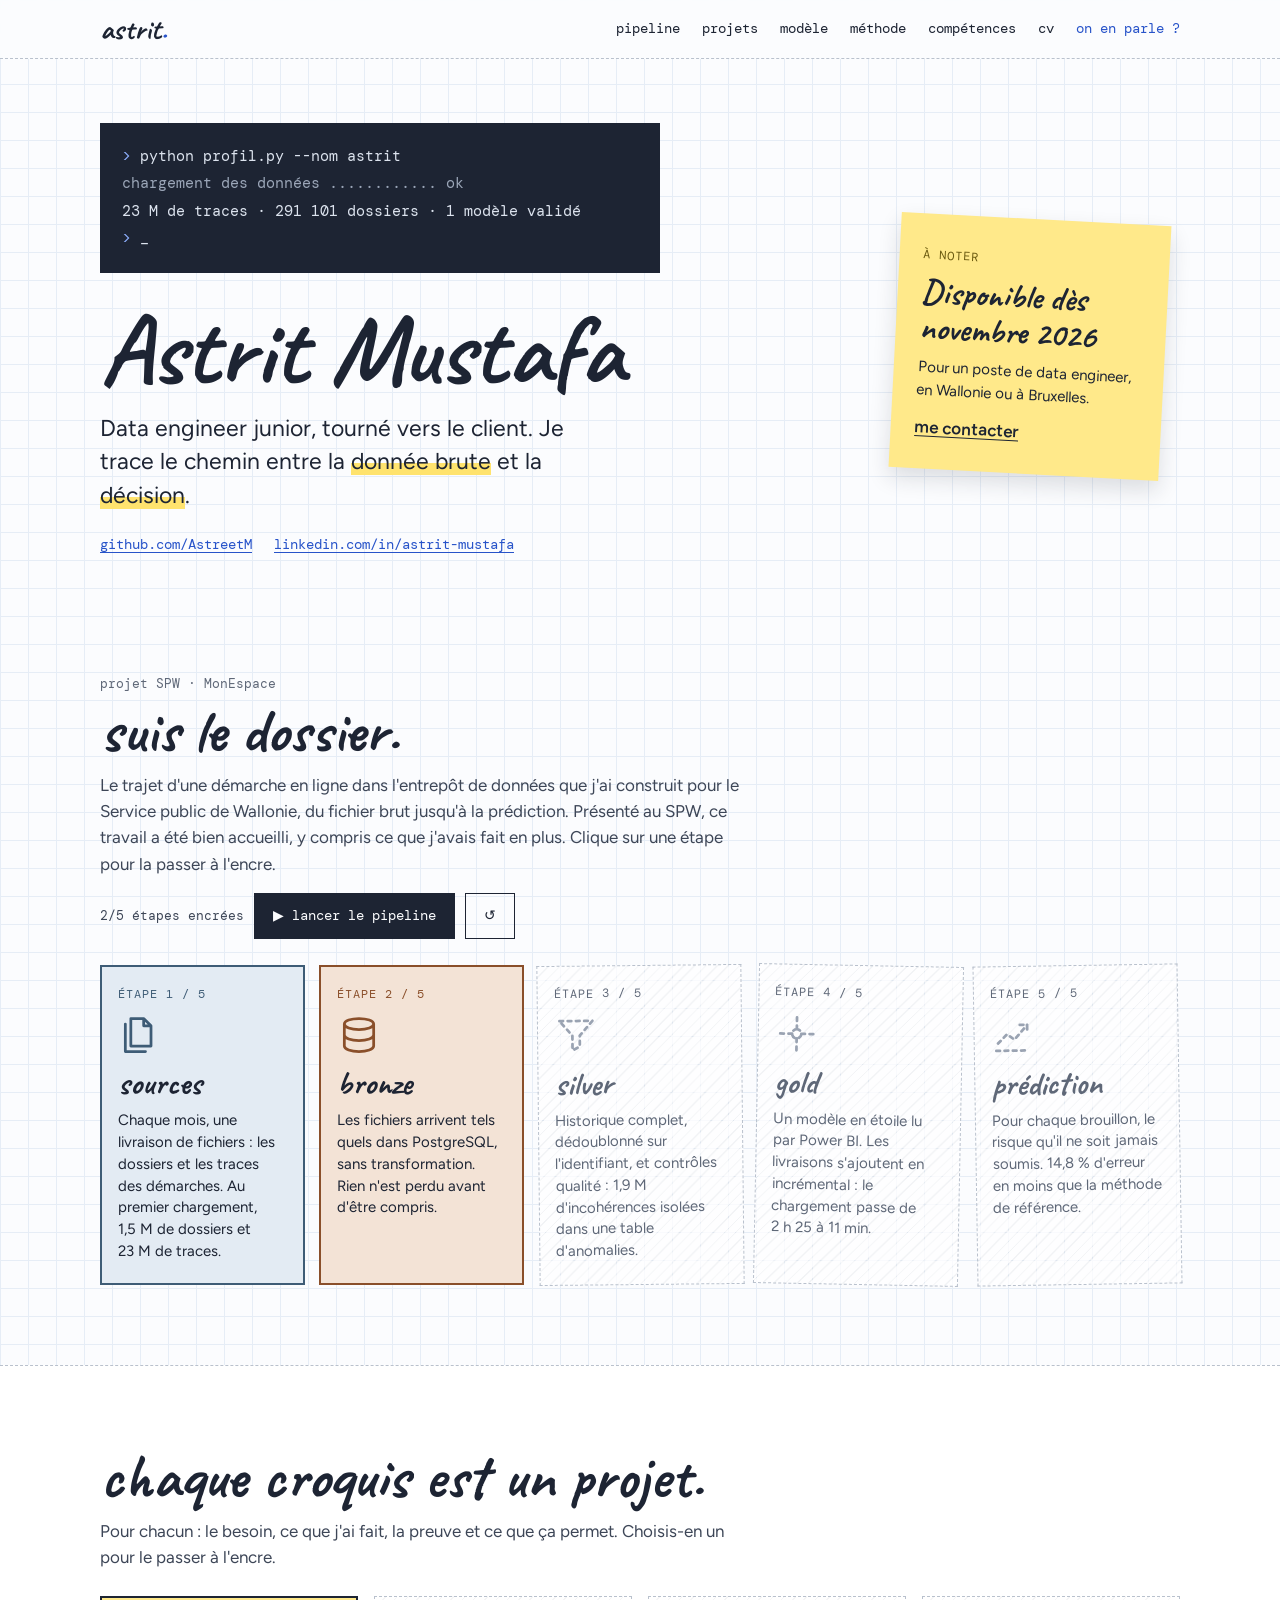
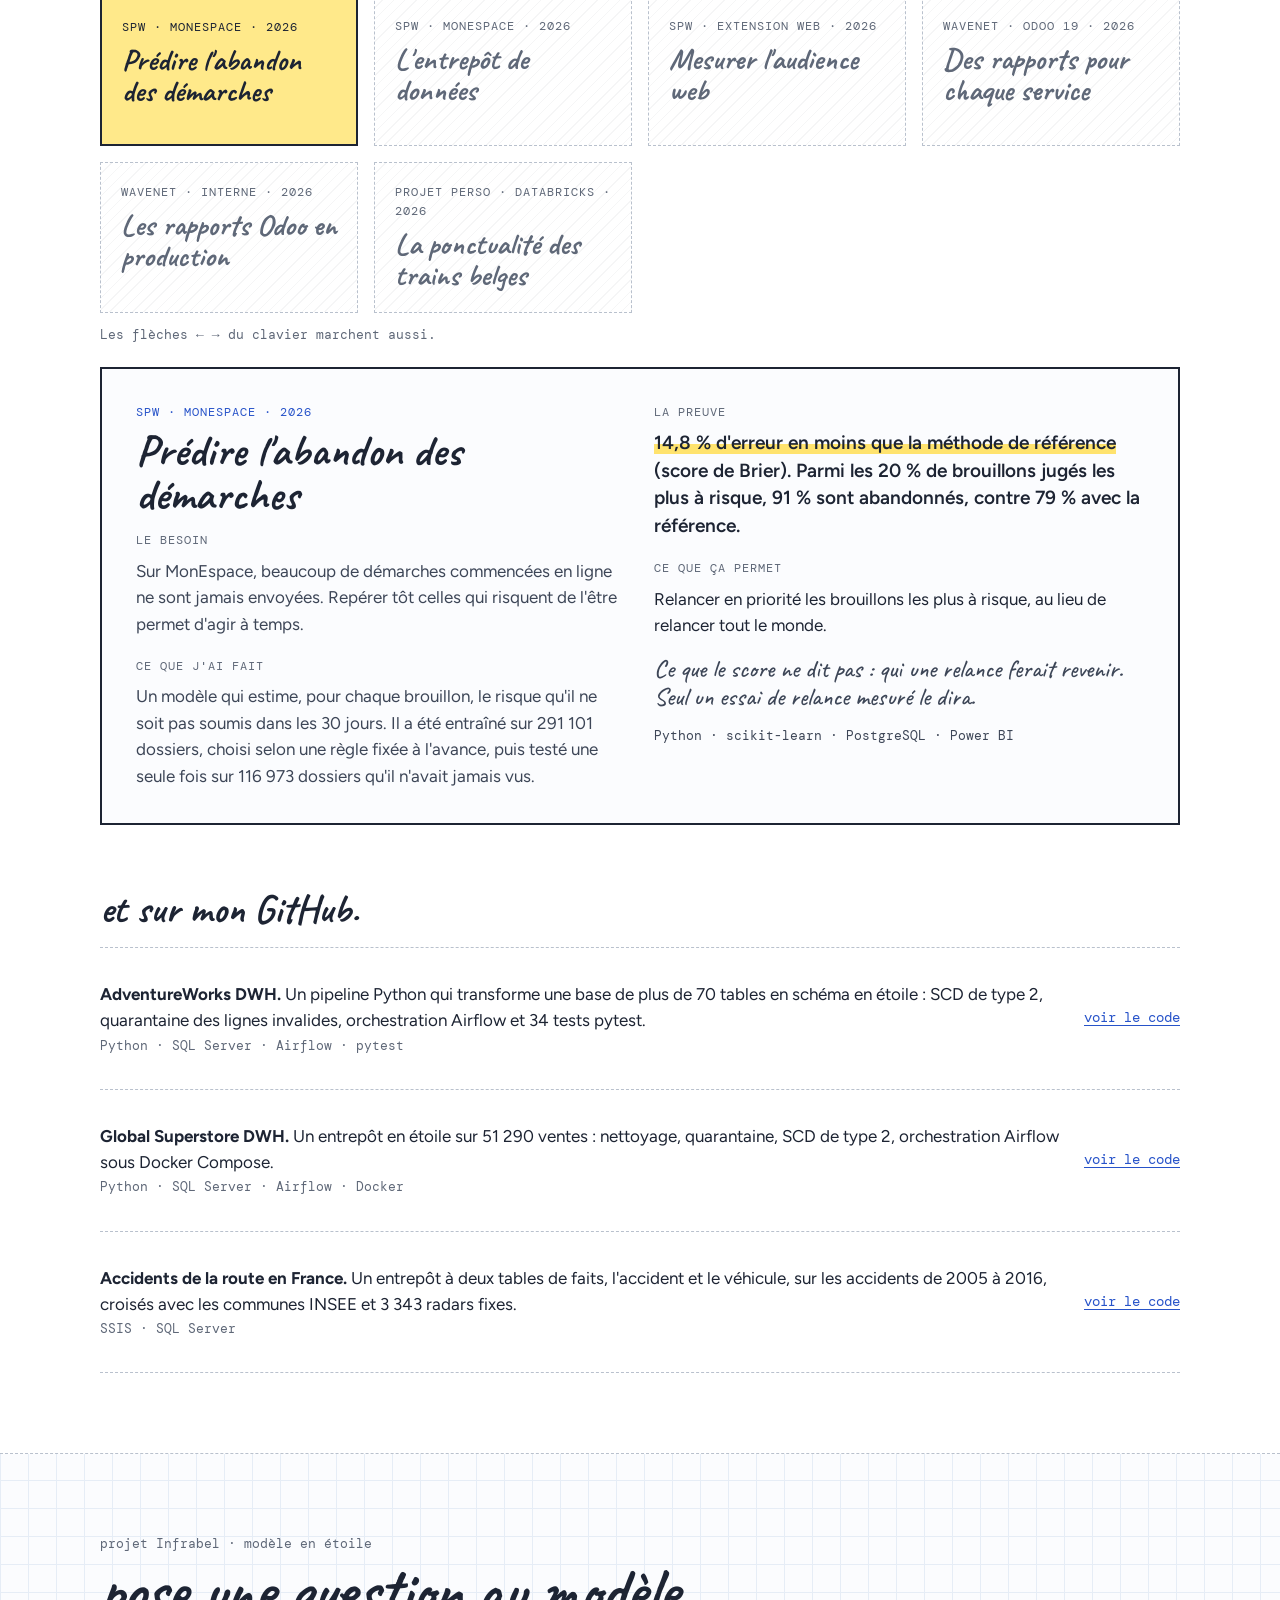
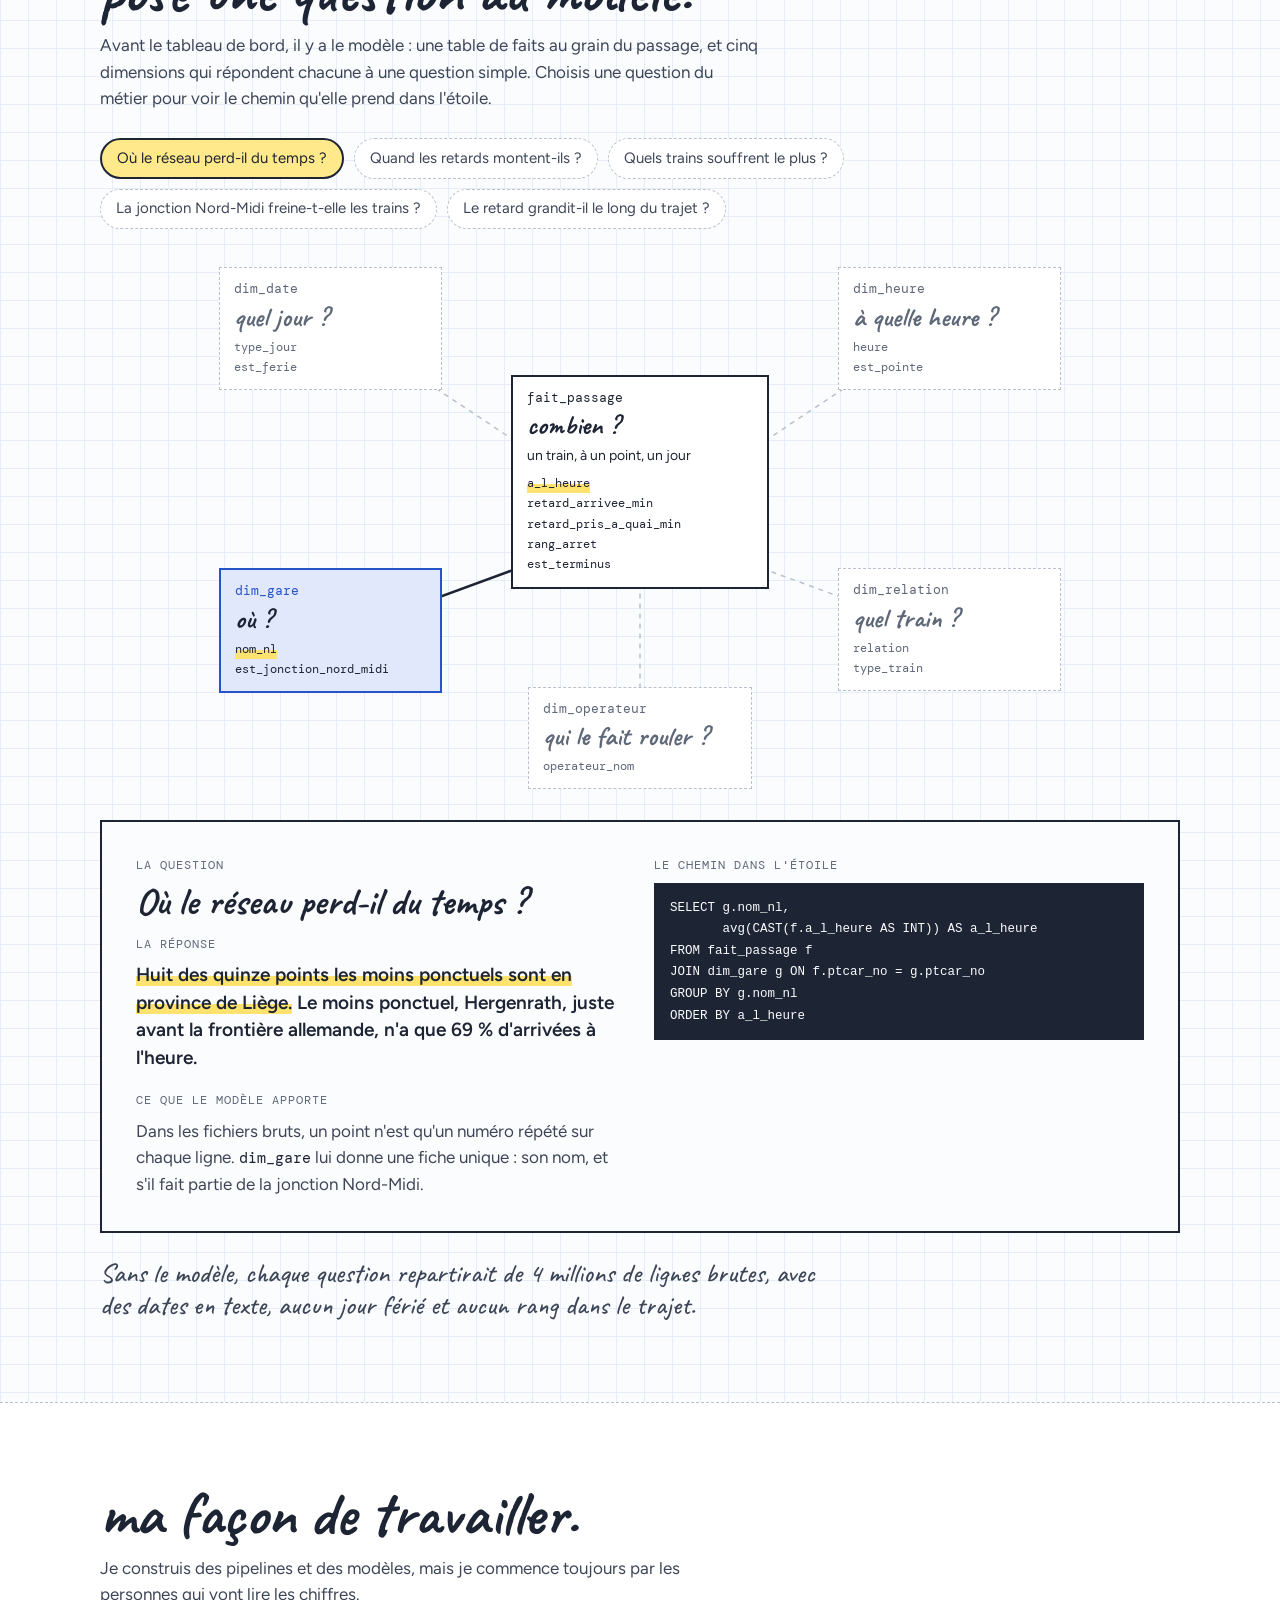
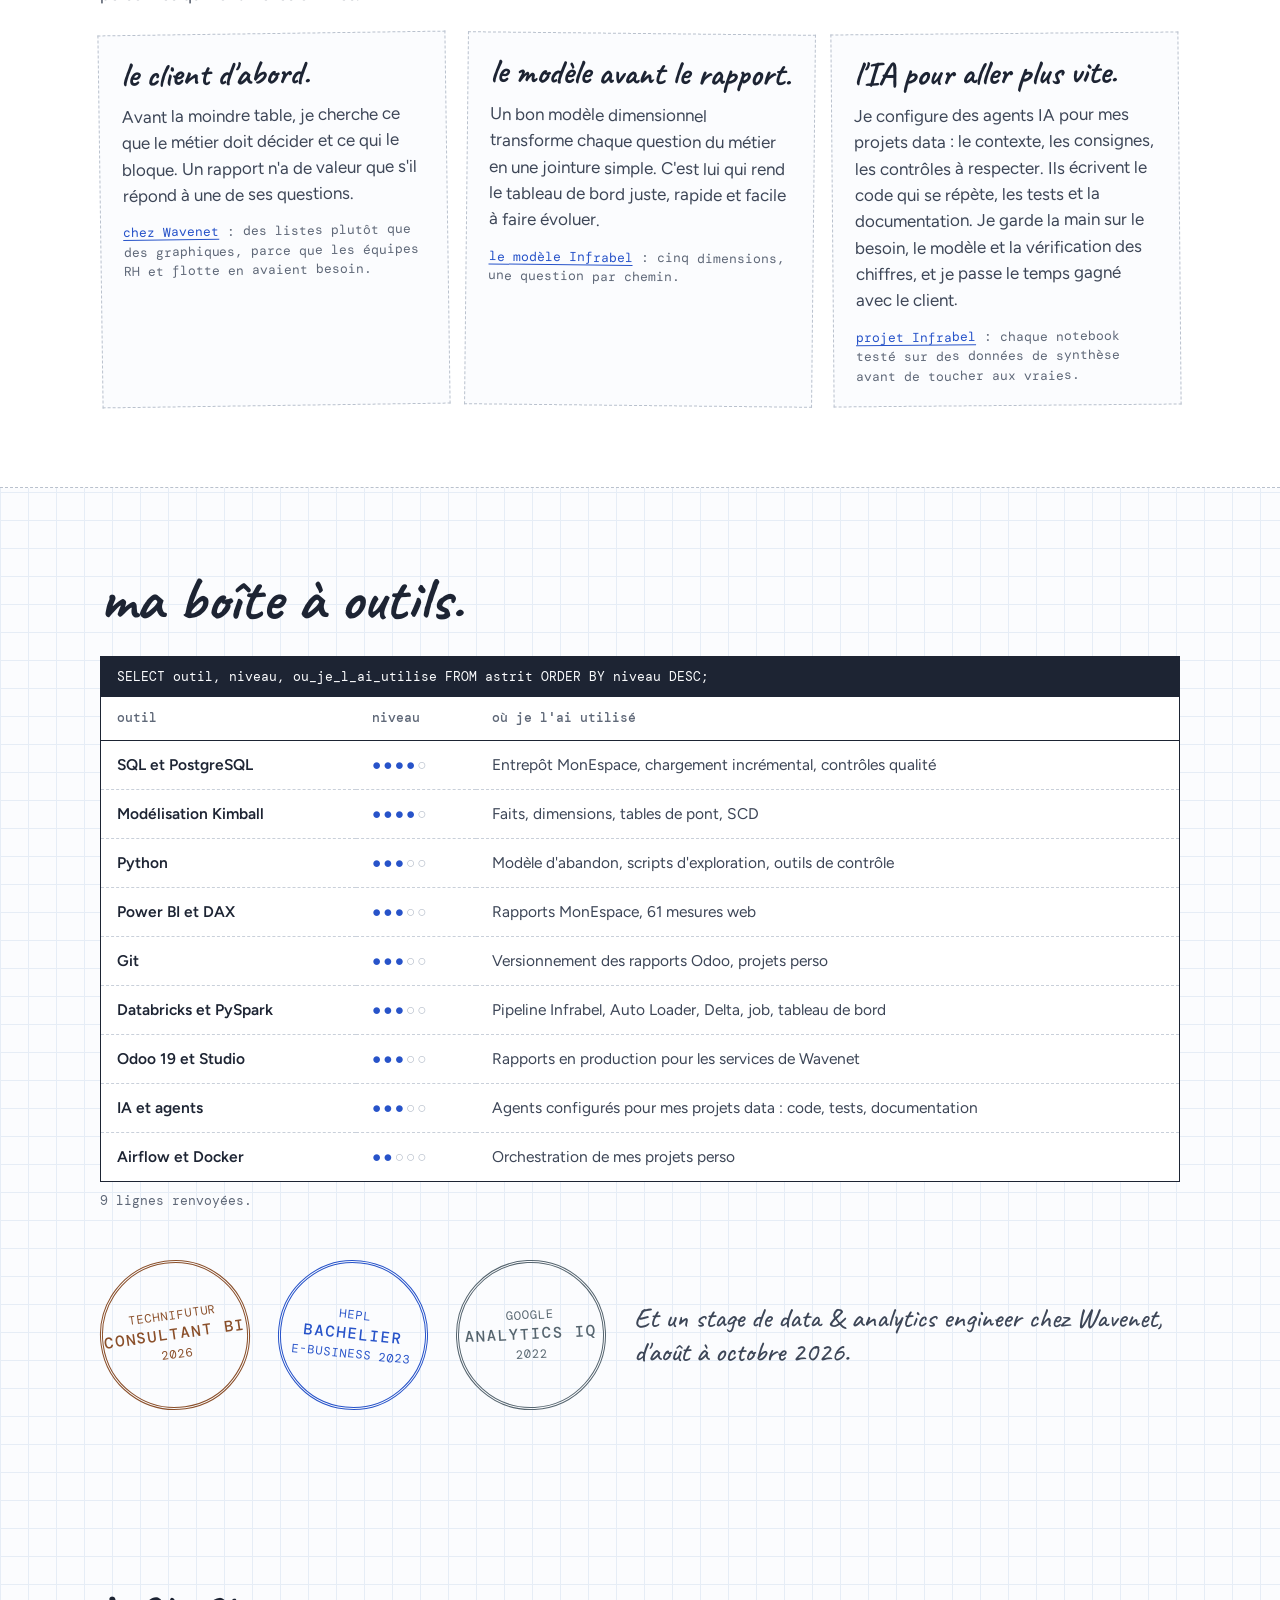
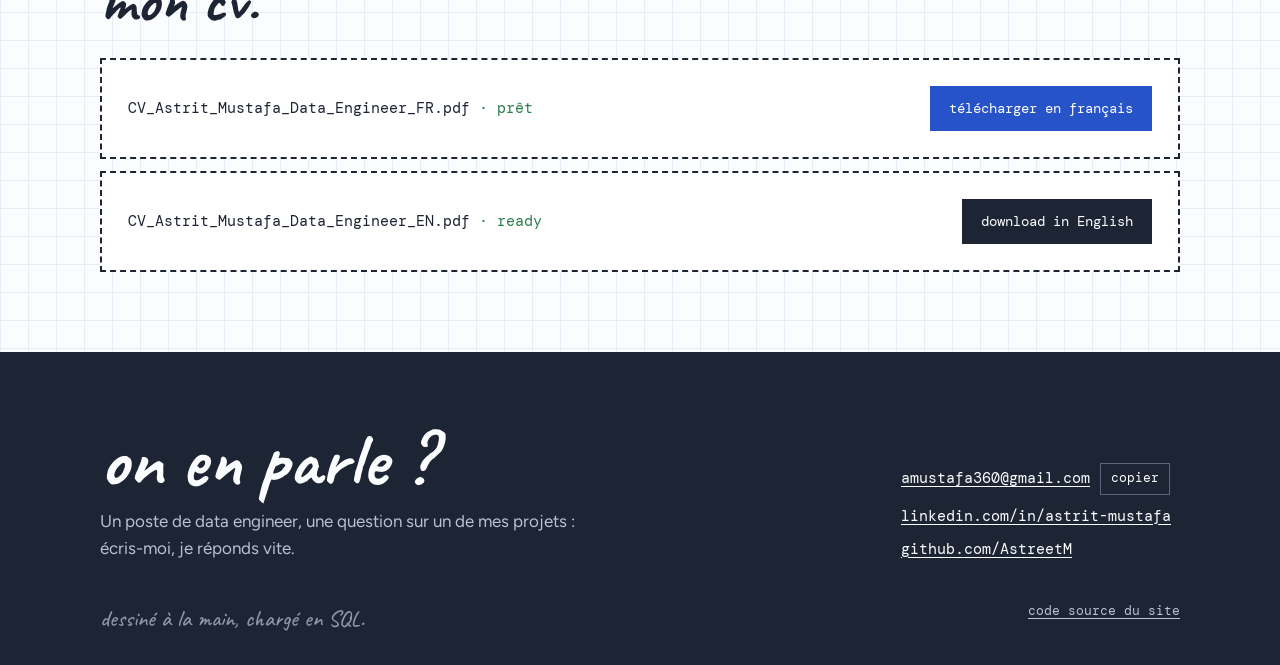
<file: index.html>
<!doctype html>
<html lang="fr">
<head>
<meta charset="utf-8">
<meta name="viewport" content="width=device-width, initial-scale=1, viewport-fit=cover">
<title>Astrit Mustafa · Data engineer junior</title>
<meta name="description" content="Data engineer junior à Liège. Entrepôt de données et modèle de prédiction pour le SPW, rapports Odoo en production chez Wavenet, pipeline Databricks. Disponible dès novembre 2026.">
<meta name="author" content="Astrit Mustafa">
<meta name="theme-color" content="#FBFCFE">
<link rel="canonical" href="https://astreetm.github.io/">

<meta property="og:type" content="website">
<meta property="og:locale" content="fr_BE">
<meta property="og:title" content="Astrit Mustafa · Data engineer junior">
<meta property="og:description" content="Entrepôt de données et modèle de prédiction pour le SPW, rapports Odoo en production, pipeline Databricks. Disponible dès novembre 2026.">
<meta property="og:url" content="https://astreetm.github.io/">
<meta property="og:image" content="https://astreetm.github.io/assets/img/og-image.png">
<meta property="og:image:width" content="1200">
<meta property="og:image:height" content="630">
<meta property="og:image:alt" content="Astrit Mustafa, data engineer junior : carnet de croquis d'un pipeline de données">
<meta name="twitter:card" content="summary_large_image">

<link rel="icon" href="assets/img/favicon.svg" type="image/svg+xml">
<link rel="apple-touch-icon" href="assets/img/apple-touch-icon.png">
<link rel="preload" href="assets/fonts/caveat-latin-700-normal.woff2" as="font" type="font/woff2" crossorigin>
<link rel="preload" href="assets/fonts/figtree-latin-400-normal.woff2" as="font" type="font/woff2" crossorigin>
<link rel="stylesheet" href="assets/css/style.css">

<script type="application/ld+json">
{
  "@context": "https://schema.org",
  "@type": "Person",
  "name": "Astrit Mustafa",
  "jobTitle": "Data engineer junior",
  "url": "https://astreetm.github.io/",
  "email": "mailto:amustafa360@gmail.com",
  "address": { "@type": "PostalAddress", "addressRegion": "Liège", "addressCountry": "BE" },
  "sameAs": ["https://www.linkedin.com/in/astrit-mustafa", "https://github.com/AstreetM"],
  "knowsAbout": ["Data engineering", "PostgreSQL", "SQL", "Python", "PySpark", "Databricks", "Modélisation dimensionnelle", "Power BI", "Odoo", "Machine learning"]
}
</script>
</head>
<body>
<a class="skip-link" href="#contenu">Aller au contenu</a>

<header class="site-header">
  <div class="wrap">
    <a class="logo" href="#haut" aria-label="Astrit Mustafa, retour en haut">astrit<span>.</span></a>
    <nav class="site-nav" aria-label="Navigation principale">
      <ul>
        <li class="nav-optional"><a href="#pipeline">pipeline</a></li>
        <li><a href="#projets">projets</a></li>
        <li class="nav-optional"><a href="#modele">modèle</a></li>
        <li class="nav-optional"><a href="#methode">méthode</a></li>
        <li class="nav-optional"><a href="#competences">compétences</a></li>
        <li><a href="#cv">cv</a></li>
        <li class="nav-cta"><a href="#contact">on en parle&nbsp;?</a></li>
      </ul>
    </nav>
  </div>
</header>

<main id="contenu">

<section class="hero" id="haut" aria-labelledby="titre-nom">
  <div class="wrap">
    <div class="hero-main">
      <div class="terminal" aria-hidden="true">
        <p class="type-line"><span class="prompt">&gt;</span> python profil.py --nom astrit</p>
        <p class="type-line muted">chargement des données ............ ok</p>
        <p class="type-line">23&nbsp;M de traces · 291&nbsp;101 dossiers · 1 modèle validé</p>
        <p class="type-line"><span class="prompt">&gt;</span> <span class="cursor">_</span></p>
      </div>
      <h1 id="titre-nom">Astrit Mustafa</h1>
      <p class="lead">Data engineer junior, tourné vers le client. Je trace le chemin entre la <span class="mark">donnée brute</span> et la <span class="mark">décision</span>.</p>
      <p class="hero-links">
        <a href="https://github.com/AstreetM">github.com/AstreetM</a>
        <a href="https://www.linkedin.com/in/astrit-mustafa">linkedin.com/in/astrit-mustafa</a>
      </p>
    </div>
    <div class="hero-side">
      <div class="postit">
        <span class="label">À noter</span>
        <strong>Disponible dès novembre 2026</strong>
        <p>Pour un poste de data engineer, en Wallonie ou à Bruxelles.</p>
        <a href="#contact">me contacter</a>
      </div>
    </div>
  </div>
</section>

<section class="section" id="pipeline" aria-labelledby="titre-pipeline">
  <div class="wrap">
    <div class="section-head">
      <div>
        <p class="eyebrow">projet SPW · MonEspace</p>
        <h2 id="titre-pipeline">suis le dossier.</h2>
        <p class="intro">Le trajet d'une démarche en ligne dans l'entrepôt de données que j'ai construit pour le Service public de Wallonie, du fichier brut jusqu'à la prédiction. Présenté au SPW, ce travail a été bien accueilli, y compris ce que j'avais fait en plus. Clique sur une étape pour la passer à l'encre.</p>
      </div>
      <div class="pipeline-controls" data-js-only hidden>
        <span class="pipeline-status" id="pipeline-status" aria-live="polite">5/5 étapes encrées</span>
        <button class="btn" type="button" id="pipeline-run"><span aria-hidden="true">▶</span> lancer le pipeline</button>
        <button class="btn btn-ghost" type="button" id="pipeline-reset" aria-label="Effacer et recommencer"><span aria-hidden="true">↺</span></button>
      </div>
    </div>

    <ol class="stages" id="stages">
      <li>
        <button class="stage is-inked" type="button" data-stage="1" style="--stage-ink: #3E5C76; --stage-fill: #E3EBF3; --tilt: -1.2deg">
          <span class="step">Étape 1 / 5</span>
          <svg viewBox="0 0 24 24" fill="none" stroke="currentColor" stroke-width="1.5" stroke-linecap="round" stroke-linejoin="round" aria-hidden="true"><path d="M7 3h7l4 4v11H7z M14 3v4h4 M4 6v15h11"/></svg>
          <span class="name">sources</span>
          <span class="text">Chaque mois, une livraison de fichiers&nbsp;: les dossiers et les traces des démarches. Au premier chargement, 1,5&nbsp;M de dossiers et 23&nbsp;M de traces.</span>
        </button>
      </li>
      <li>
        <button class="stage is-inked" type="button" data-stage="2" style="--stage-ink: #8A4F2A; --stage-fill: #F3E3D6; --tilt: 0.8deg">
          <span class="step">Étape 2 / 5</span>
          <svg viewBox="0 0 24 24" fill="none" stroke="currentColor" stroke-width="1.5" stroke-linecap="round" stroke-linejoin="round" aria-hidden="true"><path d="M4 6c0-1.7 3.6-3 8-3s8 1.3 8 3-3.6 3-8 3-8-1.3-8-3z M4 6v12c0 1.7 3.6 3 8 3s8-1.3 8-3V6 M4 12c0 1.7 3.6 3 8 3s8-1.3 8-3"/></svg>
          <span class="name">bronze</span>
          <span class="text">Les fichiers arrivent tels quels dans PostgreSQL, sans transformation. Rien n'est perdu avant d'être compris.</span>
        </button>
      </li>
      <li>
        <button class="stage is-inked" type="button" data-stage="3" style="--stage-ink: #56656F; --stage-fill: #E6EAED; --tilt: -0.6deg">
          <span class="step">Étape 3 / 5</span>
          <svg viewBox="0 0 24 24" fill="none" stroke="currentColor" stroke-width="1.5" stroke-linecap="round" stroke-linejoin="round" aria-hidden="true"><path d="M3 4h18l-7 8v6l-4 2v-8z"/></svg>
          <span class="name">silver</span>
          <span class="text">Historique complet, dédoublonné sur l'identifiant, et contrôles qualité&nbsp;: 1,9&nbsp;M d'incohérences isolées dans une table d'anomalies.</span>
        </button>
      </li>
      <li>
        <button class="stage is-inked" type="button" data-stage="4" style="--stage-ink: #7A5C0A; --stage-fill: #F6EBC8; --tilt: 1.1deg">
          <span class="step">Étape 4 / 5</span>
          <svg viewBox="0 0 24 24" fill="none" stroke="currentColor" stroke-width="1.5" stroke-linecap="round" stroke-linejoin="round" aria-hidden="true"><path d="M12 9.5a2.5 2.5 0 1 0 0 5 2.5 2.5 0 0 0 0-5z M12 3v6.5 M12 14.5V21 M3 12h6.5 M14.5 12H21"/></svg>
          <span class="name">gold</span>
          <span class="text">Un modèle en étoile lu par Power&nbsp;BI. Les livraisons s'ajoutent en incrémental&nbsp;: le chargement passe de 2&nbsp;h&nbsp;25 à 11&nbsp;min.</span>
        </button>
      </li>
      <li>
        <button class="stage is-inked" type="button" data-stage="5" style="--stage-ink: #2753C9; --stage-fill: #E1E8FB; --tilt: -0.9deg">
          <span class="step">Étape 5 / 5</span>
          <svg viewBox="0 0 24 24" fill="none" stroke="currentColor" stroke-width="1.5" stroke-linecap="round" stroke-linejoin="round" aria-hidden="true"><path d="M3 20h18 M4 16l5-5 4 3 7-8 M16 6h4v4"/></svg>
          <span class="name">prédiction</span>
          <span class="text">Pour chaque brouillon, le risque qu'il ne soit jamais soumis. 14,8&nbsp;% d'erreur en moins que la méthode de référence.</span>
        </button>
      </li>
    </ol>
  </div>
</section>

<section class="section band" id="projets" aria-labelledby="titre-projets">
  <div class="wrap">
    <div class="section-head">
      <div>
        <h2 id="titre-projets">chaque croquis est un projet.</h2>
        <p class="intro">Pour chacun&nbsp;: le besoin, ce que j'ai fait, la preuve et ce que ça permet. Choisis-en un pour le passer à l'encre.</p>
      </div>
    </div>

    <div class="project-picker" role="group" aria-label="Choisir un projet" data-js-only hidden>
      <button class="project-card" type="button" data-project="0" aria-controls="projet-abandon" aria-pressed="true">
        <span class="ctx">SPW · MonEspace · 2026</span>
        <span class="ttl">Prédire l'abandon des démarches</span>
      </button>
      <button class="project-card" type="button" data-project="1" aria-controls="projet-entrepot" aria-pressed="false">
        <span class="ctx">SPW · MonEspace · 2026</span>
        <span class="ttl">L'entrepôt de données</span>
      </button>
      <button class="project-card" type="button" data-project="2" aria-controls="projet-web" aria-pressed="false">
        <span class="ctx">SPW · extension web · 2026</span>
        <span class="ttl">Mesurer l'audience web</span>
      </button>
      <button class="project-card" type="button" data-project="3" aria-controls="projet-odoo-services" aria-pressed="false">
        <span class="ctx">Wavenet · Odoo 19 · 2026</span>
        <span class="ttl">Des rapports pour chaque service</span>
      </button>
      <button class="project-card" type="button" data-project="4" aria-controls="projet-odoo" aria-pressed="false">
        <span class="ctx">Wavenet · interne · 2026</span>
        <span class="ttl">Les rapports Odoo en production</span>
      </button>
      <button class="project-card" type="button" data-project="5" aria-controls="projet-trains" aria-pressed="false">
        <span class="ctx">Projet perso · Databricks · 2026</span>
        <span class="ttl">La ponctualité des trains belges</span>
      </button>
    </div>
    <p class="picker-hint" data-js-only hidden>Les flèches ← → du clavier marchent aussi.</p>

    <article class="project-detail" id="projet-abandon" data-project-detail="0">
      <div class="col">
        <p class="ctx">SPW · MonEspace · 2026</p>
        <h3>Prédire l'abandon des démarches</h3>
        <p class="label">Le besoin</p>
        <p>Sur MonEspace, beaucoup de démarches commencées en ligne ne sont jamais envoyées. Repérer tôt celles qui risquent de l'être permet d'agir à temps.</p>
        <p class="label">Ce que j'ai fait</p>
        <p>Un modèle qui estime, pour chaque brouillon, le risque qu'il ne soit pas soumis dans les 30&nbsp;jours. Il a été entraîné sur 291&nbsp;101 dossiers, choisi selon une règle fixée à l'avance, puis testé une seule fois sur 116&nbsp;973 dossiers qu'il n'avait jamais vus.</p>
      </div>
      <div class="col">
        <p class="label">La preuve</p>
        <p class="result"><span class="mark">14,8&nbsp;% d'erreur en moins que la méthode de référence</span> (score de Brier). Parmi les 20&nbsp;% de brouillons jugés les plus à risque, 91&nbsp;% sont abandonnés, contre 79&nbsp;% avec la référence.</p>
        <p class="label">Ce que ça permet</p>
        <p class="value">Relancer en priorité les brouillons les plus à risque, au lieu de relancer tout le monde.</p>
        <p class="note">Ce que le score ne dit pas&nbsp;: qui une relance ferait revenir. Seul un essai de relance mesuré le dira.</p>
        <p class="stack">Python · scikit-learn · PostgreSQL · Power&nbsp;BI</p>
      </div>
    </article>

    <article class="project-detail" id="projet-entrepot" data-project-detail="1">
      <div class="col">
        <p class="ctx">SPW · MonEspace · 2026</p>
        <h3>L'entrepôt de données</h3>
        <p class="label">Le besoin</p>
        <p>Analyser les délais de traitement des démarches à partir de livraisons mensuelles de fichiers&nbsp;: 1,5&nbsp;M de dossiers et 23&nbsp;M de traces au premier chargement.</p>
        <p class="label">Ce que j'ai fait</p>
        <p>Un entrepôt PostgreSQL en trois couches&nbsp;: bronze pour les fichiers bruts, silver pour l'historique et la qualité, gold pour le modèle en étoile lu par Power&nbsp;BI. Les livraisons mensuelles sont des ajouts&nbsp;: j'ai remplacé le rechargement complet par un chargement incrémental, dédoublonné sur l'identifiant.</p>
      </div>
      <div class="col">
        <p class="label">La preuve</p>
        <p class="result"><span class="mark">Chargement de 2&nbsp;h&nbsp;25 à 11&nbsp;min par livraison</span>, et 12&nbsp;contrôles automatisés à chaque chargement.</p>
        <p class="label">Ce que ça permet</p>
        <p class="value">Suivre les délais de traitement de chaque démarche dès la livraison du mois, sur des chiffres contrôlés.</p>
        <p class="note">Le gain vient du SQL ensembliste&nbsp;: plus de boucles ligne à ligne.</p>
        <p class="stack">PostgreSQL 16 · SQL · PL/pgSQL · Power&nbsp;BI · DAX</p>
      </div>
    </article>

    <article class="project-detail" id="projet-web" data-project-detail="2">
      <div class="col">
        <p class="ctx">SPW · extension web · 2026</p>
        <h3>Mesurer l'audience web</h3>
        <p class="label">Le besoin</p>
        <p>Savoir si la fréquentation des sites mène à des démarches&nbsp;: les statistiques web et les dossiers vivaient chacun de leur côté.</p>
        <p class="label">Ce que j'ai fait</p>
        <p>Quatre exports Matomo et WebStats, pour MonEspace et le portail de la Wallonie, intégrés à l'entrepôt et reliés aux dossiers par la date et la démarche.</p>
      </div>
      <div class="col">
        <p class="label">La preuve</p>
        <p class="result"><span class="mark">Un rapport Power&nbsp;BI de 61&nbsp;mesures DAX</span>, et une table de couverture jour par jour qui rend visibles les trous de mesure.</p>
        <p class="label">Ce que ça permet</p>
        <p class="value">Mettre côte à côte les visites et les démarches commencées, sans se fier aux jours mal mesurés.</p>
        <p class="note">Un contrôle d'en-tête refuse dès l'import les colonnes décalées et les fichiers chargés deux fois.</p>
        <p class="stack">PostgreSQL · Python · Power&nbsp;BI · DAX</p>
      </div>
    </article>

    <article class="project-detail" id="projet-odoo-services" data-project-detail="3">
      <div class="col">
        <p class="ctx">Wavenet · Odoo 19 · 2026</p>
        <h3>Des rapports pour chaque service</h3>
        <p class="label">Le besoin</p>
        <p>Wavenet suivait ses employés, son CRM, sa flotte de voitures et ses contacts clients dans des fichiers Excel et des rapports Power&nbsp;BI alimentés par des extractions. Les rapports devaient vivre dans Odoo, au plus près des données.</p>
        <p class="label">Ce que j'ai fait</p>
        <p>Je suis allé voir les services pour comprendre ce qu'ils suivaient vraiment, puis j'ai construit les tableaux de bord dans Odoo&nbsp;: indicateurs, barres simples et empilées, camemberts et anneaux, listes et tableaux croisés. Avec Studio, j'ai créé les champs et les champs liés qui manquaient. J'ai aussi ajouté des rapports qui n'existaient pas, comme la pyramide des âges, et un rapport sur la qualité des données, de ma propre initiative.</p>
      </div>
      <div class="col">
        <p class="label">La preuve</p>
        <p class="result"><span class="mark">Les fichiers Excel et les rapports Power&nbsp;BI ont été remplacés.</span> Les rapports employés, CRM, flotte et contacts clients sont en production, validés par Wavenet.</p>
        <p class="label">Ce que ça permet</p>
        <p class="value">Des chiffres à jour dans l'outil où l'on travaille, sans export ni copier-coller&nbsp;: le pipeline commercial par mois de clôture, les véhicules à renouveler, la pyramide des âges.</p>
        <p class="note">En montrant les premiers rapports aux équipes RH et flotte, j'ai vu qu'elles voulaient des listes claires plutôt que des graphiques. On est passés aux listes pour elles.</p>
        <p class="stack">Odoo 19 · Studio · tableaux de bord Odoo</p>
      </div>
      <figure class="shot sketch">
        <div class="sketch-grid" role="img" aria-label="Croquis des types de graphiques construits dans Odoo : indicateurs, barres empilées, anneau, pyramide des âges et listes. Données fictives."><svg viewBox="-6 0 192 240" aria-hidden="true" focusable="false"><g transform="rotate(-1.2 90 110)"><rect class="frame" x="2" y="8" width="176" height="184" rx="4"/><rect class="ink" x="14" y="44" width="46" height="96" rx="3"/><line class="pencil" x1="22" y1="62" x2="56" y2="62"/><line class="ink fat" x1="23" y1="98" x2="47" y2="98"/><line class="pencil thin" x1="22" y1="120" x2="44" y2="120"/><rect class="ink" x="68" y="44" width="46" height="96" rx="3"/><line class="pencil" x1="76" y1="62" x2="106" y2="62"/><line class="ink fat" x1="77" y1="98" x2="95" y2="98"/><line class="pencil thin" x1="76" y1="120" x2="98" y2="120"/><rect class="ink" x="122" y="44" width="46" height="96" rx="3"/><line class="pencil" x1="130" y1="62" x2="156" y2="62"/><line class="ink fat" x1="131" y1="98" x2="159" y2="98"/><line class="pencil thin" x1="130" y1="120" x2="152" y2="120"/><text x="90" y="226">indicateurs</text></g></svg><svg viewBox="-6 0 192 240" aria-hidden="true" focusable="false"><g transform="rotate(0.8 90 110)"><rect class="frame" x="2" y="8" width="176" height="184" rx="4"/><line class="ink" x1="16" y1="168" x2="166" y2="168"/><line class="ink" x1="16" y1="168" x2="16" y2="34"/><rect class="seg s-blue" x="26" y="148" width="20" height="20"/><rect class="seg s-soft" x="26" y="118" width="20" height="30"/><rect class="seg s-high" x="26" y="108" width="20" height="10"/><rect class="seg s-blue" x="54" y="128" width="20" height="40"/><rect class="seg s-soft" x="54" y="76" width="20" height="52"/><rect class="seg s-high" x="54" y="60" width="20" height="16"/><rect class="seg s-blue" x="82" y="142" width="20" height="26"/><rect class="seg s-soft" x="82" y="108" width="20" height="34"/><rect class="seg s-high" x="82" y="86" width="20" height="22"/><rect class="seg s-blue" x="110" y="112" width="20" height="56"/><rect class="seg s-soft" x="110" y="70" width="20" height="42"/><rect class="seg s-high" x="110" y="58" width="20" height="12"/><rect class="seg s-blue" x="138" y="152" width="20" height="16"/><rect class="seg s-soft" x="138" y="130" width="20" height="22"/><rect class="seg s-high" x="138" y="120" width="20" height="10"/><text x="90" y="226">barres empilées</text></g></svg><svg viewBox="-6 0 192 240" aria-hidden="true" focusable="false"><g transform="rotate(-0.6 90 110)"><rect class="frame" x="2" y="8" width="176" height="184" rx="4"/><circle class="arc s-blue" cx="90" cy="98" r="46" stroke-dasharray="144.5 144.5" stroke-dashoffset="-0.0" transform="rotate(-90 90 98)"/><circle class="arc s-soft" cx="90" cy="98" r="46" stroke-dasharray="86.7 202.3" stroke-dashoffset="-144.5" transform="rotate(-90 90 98)"/><circle class="arc s-high" cx="90" cy="98" r="46" stroke-dasharray="57.8 231.2" stroke-dashoffset="-231.2" transform="rotate(-90 90 98)"/><circle class="ink" cx="90" cy="98" r="59"/><circle class="ink" cx="90" cy="98" r="33"/><text x="90" y="226">anneau</text></g></svg><svg viewBox="-6 0 192 240" aria-hidden="true" focusable="false"><g transform="rotate(1.0 90 110)"><rect class="frame" x="2" y="8" width="176" height="184" rx="4"/><line class="ink" x1="90" y1="34" x2="90" y2="172"/><rect class="seg s-soft" x="74" y="40" width="16" height="14"/><rect class="seg s-bronze" x="90" y="40" width="14" height="14"/><rect class="seg s-soft" x="60" y="58" width="30" height="14"/><rect class="seg s-bronze" x="90" y="58" width="28" height="14"/><rect class="seg s-soft" x="44" y="76" width="46" height="14"/><rect class="seg s-bronze" x="90" y="76" width="44" height="14"/><rect class="seg s-soft" x="32" y="94" width="58" height="14"/><rect class="seg s-bronze" x="90" y="94" width="56" height="14"/><rect class="seg s-soft" x="36" y="112" width="54" height="14"/><rect class="seg s-bronze" x="90" y="112" width="60" height="14"/><rect class="seg s-soft" x="52" y="130" width="38" height="14"/><rect class="seg s-bronze" x="90" y="130" width="42" height="14"/><rect class="seg s-soft" x="70" y="148" width="20" height="14"/><rect class="seg s-bronze" x="90" y="148" width="24" height="14"/><text x="90" y="226">pyramide des âges</text></g></svg><svg viewBox="-6 0 192 240" aria-hidden="true" focusable="false"><g transform="rotate(-0.9 90 110)"><rect class="frame" x="2" y="8" width="176" height="184" rx="4"/><line class="ink fat" x1="16" y1="44" x2="164" y2="44"/><rect class="ink" x="16" y="62" width="10" height="10" rx="2"/><line class="pencil" x1="36" y1="67" x2="154" y2="67"/><rect class="ink" x="16" y="82" width="10" height="10" rx="2"/><line class="pencil" x1="36" y1="87" x2="132" y2="87"/><rect class="s-high" x="12" y="99" width="158" height="16" rx="3"/><rect class="ink" x="16" y="102" width="10" height="10" rx="2"/><line class="pencil" x1="36" y1="107" x2="164" y2="107"/><rect class="ink" x="16" y="122" width="10" height="10" rx="2"/><line class="pencil" x1="36" y1="127" x2="120" y2="127"/><rect class="ink" x="16" y="142" width="10" height="10" rx="2"/><line class="pencil" x1="36" y1="147" x2="146" y2="147"/><rect class="ink" x="16" y="162" width="10" height="10" rx="2"/><line class="pencil" x1="36" y1="167" x2="136" y2="167"/><text x="90" y="226">listes</text></g></svg></div>
        <figcaption>Les types de graphiques construits, redessinés au crayon. Données fictives.</figcaption>
      </figure>
    </article>

    <article class="project-detail" id="projet-odoo" data-project-detail="4">
      <div class="col">
        <p class="ctx">Wavenet · interne · 2026</p>
        <h3>Les rapports Odoo en production</h3>
        <p class="label">Le besoin</p>
        <p>Une restauration de la base de test avait effacé des semaines de rapports. Il fallait ne plus rien perdre, et passer proprement du test à la production.</p>
        <p class="label">Ce que j'ai fait</p>
        <p>Une chaîne pour faire passer les tableaux de bord Odoo de la base de test à la production&nbsp;: export en JSON, versionnement Git, une branche pour le test et une pour la production.</p>
      </div>
      <div class="col">
        <p class="label">La preuve</p>
        <p class="result"><span class="mark">Deux outils Python vérifient chaque rapport avant import.</span> La chaîne a été adoptée par l'équipe, et j'ai formé le nouvel analyste.</p>
        <p class="label">Ce que ça permet</p>
        <p class="value">Chaque version d'un rapport est gardée&nbsp;: on peut la relire, la comparer ou la restaurer.</p>
        <p class="note">C'était mon premier projet avec Git.</p>
        <p class="stack">Odoo 19 · Git · Python</p>
      </div>
    </article>

    <article class="project-detail" id="projet-trains" data-project-detail="5">
      <div class="col">
        <p class="ctx">Projet perso · Databricks · 2026</p>
        <h3>La ponctualité des trains belges</h3>
        <p class="label">Le besoin, imaginé</p>
        <p>Un responsable de la ponctualité veut savoir où, quand et sur quels trains le réseau perd du temps, pour cibler ses actions au lieu de suivre un seul pourcentage national.</p>
        <p class="label">Ce que j'ai fait</p>
        <p>Un pipeline Databricks sur les données brutes d'Infrabel, soit 4&nbsp;millions de passages en août et septembre 2026&nbsp;: Auto Loader en bronze, quarantaine et MERGE incrémental en silver, modèle en étoile en SQL, un job qui démarre à l'arrivée d'un fichier, et un tableau de bord.</p>
      </div>
      <div class="col">
        <p class="label">La preuve</p>
        <p class="result"><span class="mark">91,9&nbsp;% des trains à l'heure au terminus.</span> Sur la jonction Nord-Midi, un train perd 11&nbsp;secondes à quai, contre 6 ailleurs. Huit des quinze points les moins ponctuels sont en province de Liège.</p>
        <p class="label">Ce que ça permet</p>
        <p class="value">Cibler les actions là où le réseau perd du temps, et poser les bonnes questions&nbsp;:</p>
        <ul class="questions">
          <li>les secondes perdues à quai viennent-elles de la montée des voyageurs, ou d'un train qui attend sa voie&nbsp;?</li>
          <li>les retards liégeois arrivent-ils d'Allemagne, par Aix-la-Chapelle&nbsp;?</li>
          <li>faut-il plus de marge dans les horaires du soir en semaine&nbsp;?</li>
        </ul>
        <p class="note">Le besoin est imaginé, les données sont réelles.</p>
        <p class="stack">Databricks · PySpark · Delta · SQL · AI/BI</p>
        <p class="links"><a href="https://github.com/AstreetM/infrabel-ponctualite">voir le code</a></p>
      </div>
      <figure class="shot">
        <a href="assets/img/projets/infrabel-tableau-de-bord.webp" title="Voir l'image en grand"><img src="assets/img/projets/infrabel-tableau-de-bord.webp" width="1400" height="1416" loading="lazy" decoding="async" alt="Le tableau de bord de la ponctualité des trains belges : trois indicateurs, la ponctualité jour par jour, les quinze points les moins ponctuels, la ponctualité selon l'heure, par type de train, sur la jonction Nord-Midi et le long du trajet."></a>
        <figcaption>Le tableau de bord, publié dans Databricks. Clique dessus pour l'agrandir.</figcaption>
      </figure>
    </article>

    <div class="side-projects">
      <h3>et sur mon GitHub.</h3>
      <ul class="side-list">
        <li>
          <p class="desc"><b>AdventureWorks DWH.</b> Un pipeline Python qui transforme une base de plus de 70&nbsp;tables en schéma en étoile&nbsp;: SCD de type 2, quarantaine des lignes invalides, orchestration Airflow et 34&nbsp;tests pytest.<span>Python · SQL Server · Airflow · pytest</span></p>
          <a href="https://github.com/AstreetM/adventureworks-dwh">voir le code</a>
        </li>
        <li>
          <p class="desc"><b>Global Superstore DWH.</b> Un entrepôt en étoile sur 51&nbsp;290&nbsp;ventes&nbsp;: nettoyage, quarantaine, SCD de type 2, orchestration Airflow sous Docker Compose.<span>Python · SQL Server · Airflow · Docker</span></p>
          <a href="https://github.com/AstreetM/superstore-dwh">voir le code</a>
        </li>
        <li>
          <p class="desc"><b>Accidents de la route en France.</b> Un entrepôt à deux tables de faits, l'accident et le véhicule, sur les accidents de 2005 à 2016, croisés avec les communes INSEE et 3&nbsp;343&nbsp;radars fixes.<span>SSIS · SQL Server</span></p>
          <a href="https://github.com/AstreetM/ETL-DW-Accidents-Routiers-France">voir le code</a>
        </li>
      </ul>
    </div>
  </div>
</section>

<section class="section" id="modele" aria-labelledby="titre-modele">
  <div class="wrap">
    <div class="section-head">
      <div>
        <p class="eyebrow">projet Infrabel · modèle en étoile</p>
        <h2 id="titre-modele">pose une question au modèle.</h2>
        <p class="intro">Avant le tableau de bord, il y a le modèle&nbsp;: une table de faits au grain du passage, et cinq dimensions qui répondent chacune à une question simple. Choisis une question du métier pour voir le chemin qu'elle prend dans l'étoile.</p>
      </div>
    </div>

    <div class="questions-picker" role="group" aria-label="Choisir une question du métier" data-js-only hidden>
      <button class="question-chip" type="button" data-question="0" data-dims="gare" data-cols="nom_nl a_l_heure" aria-controls="question-ou" aria-pressed="true">Où le réseau perd-il du temps&nbsp;?</button>
      <button class="question-chip" type="button" data-question="1" data-dims="date heure" data-cols="type_jour heure a_l_heure" aria-controls="question-quand" aria-pressed="false">Quand les retards montent-ils&nbsp;?</button>
      <button class="question-chip" type="button" data-question="2" data-dims="relation operateur" data-cols="type_train operateur_nom a_l_heure est_terminus" aria-controls="question-trains" aria-pressed="false">Quels trains souffrent le plus&nbsp;?</button>
      <button class="question-chip" type="button" data-question="3" data-dims="gare" data-cols="est_jonction_nord_midi retard_pris_a_quai_min" aria-controls="question-jonction" aria-pressed="false">La jonction Nord-Midi freine-t-elle les trains&nbsp;?</button>
      <button class="question-chip" type="button" data-question="4" data-dims="" data-cols="rang_arret retard_arrivee_min" aria-controls="question-trajet" aria-pressed="false">Le retard grandit-il le long du trajet&nbsp;?</button>
    </div>

    <div class="star" role="img" aria-label="Le modèle en étoile : la table de faits fait_passage au centre, reliée à dim_date, dim_heure, dim_gare, dim_relation et dim_operateur.">
      <svg class="star-links" viewBox="0 0 100 62.5" preserveAspectRatio="none" aria-hidden="true" focusable="false">
        <line class="is-inked" data-dim="date" x1="50" y1="31" x2="14.5" y2="7.5"/>
        <line class="is-inked" data-dim="heure" x1="50" y1="31" x2="85.5" y2="7.5"/>
        <line class="is-inked" data-dim="gare" x1="50" y1="31" x2="14.5" y2="44"/>
        <line class="is-inked" data-dim="relation" x1="50" y1="31" x2="85.5" y2="44"/>
        <line class="is-inked" data-dim="operateur" x1="50" y1="31" x2="50" y2="56"/>
      </svg>
      <div class="star-box star-fact is-inked" aria-hidden="true">
        <p class="star-name">fait_passage</p>
        <p class="star-q">combien&nbsp;?</p>
        <p class="star-grain">un train, à un point, un jour</p>
        <ul class="star-cols">
          <li data-col="a_l_heure">a_l_heure</li>
          <li data-col="retard_arrivee_min">retard_<wbr>arrivee_<wbr>min</li>
          <li data-col="retard_pris_a_quai_min">retard_<wbr>pris_<wbr>a_<wbr>quai_<wbr>min</li>
          <li data-col="rang_arret">rang_arret</li>
          <li data-col="est_terminus">est_terminus</li>
        </ul>
      </div>
      <div class="star-box star-dim is-inked" data-dim="date" aria-hidden="true" style="--box-ink: #3E5C76; --box-fill: #E3EBF3">
        <p class="star-name">dim_date</p>
        <p class="star-q">quel jour&nbsp;?</p>
        <ul class="star-cols"><li data-col="type_jour">type_jour</li><li data-col="est_ferie">est_ferie</li></ul>
      </div>
      <div class="star-box star-dim is-inked" data-dim="heure" aria-hidden="true" style="--box-ink: #8A4F2A; --box-fill: #F3E3D6">
        <p class="star-name">dim_heure</p>
        <p class="star-q">à quelle heure&nbsp;?</p>
        <ul class="star-cols"><li data-col="heure">heure</li><li data-col="est_pointe">est_pointe</li></ul>
      </div>
      <div class="star-box star-dim is-inked" data-dim="gare" aria-hidden="true" style="--box-ink: #2753C9; --box-fill: #E1E8FB">
        <p class="star-name">dim_gare</p>
        <p class="star-q">où&nbsp;?</p>
        <ul class="star-cols"><li data-col="nom_nl">nom_nl</li><li data-col="est_jonction_nord_midi">est_<wbr>jonction_<wbr>nord_<wbr>midi</li></ul>
      </div>
      <div class="star-box star-dim is-inked" data-dim="relation" aria-hidden="true" style="--box-ink: #7A5C0A; --box-fill: #F6EBC8">
        <p class="star-name">dim_relation</p>
        <p class="star-q">quel train&nbsp;?</p>
        <ul class="star-cols"><li data-col="relation">relation</li><li data-col="type_train">type_train</li></ul>
      </div>
      <div class="star-box star-dim is-inked" data-dim="operateur" aria-hidden="true" style="--box-ink: #56656F; --box-fill: #E6EAED">
        <p class="star-name">dim_operateur</p>
        <p class="star-q">qui le fait rouler&nbsp;?</p>
        <ul class="star-cols"><li data-col="operateur_nom">operateur_nom</li></ul>
      </div>
    </div>

    <article class="project-detail q-detail" id="question-ou" data-question-detail="0">
      <div class="col">
        <p class="label">La question</p>
        <h3>Où le réseau perd-il du temps&nbsp;?</h3>
        <p class="label">La réponse</p>
        <p class="result"><span class="mark">Huit des quinze points les moins ponctuels sont en province de Liège.</span> Le moins ponctuel, Hergenrath, juste avant la frontière allemande, n'a que 69&nbsp;% d'arrivées à l'heure.</p>
        <p class="label">Ce que le modèle apporte</p>
        <p>Dans les fichiers bruts, un point n'est qu'un numéro répété sur chaque ligne. <code>dim_gare</code> lui donne une fiche unique&nbsp;: son nom, et s'il fait partie de la jonction Nord-Midi.</p>
      </div>
      <div class="col">
        <p class="label">Le chemin dans l'étoile</p>
        <pre class="q-sql"><code>SELECT g.nom_nl,
       avg(CAST(f.a_l_heure AS INT)) AS a_l_heure
FROM fait_passage f
JOIN dim_gare g ON f.ptcar_no = g.ptcar_no
GROUP BY g.nom_nl
ORDER BY a_l_heure</code></pre>
      </div>
    </article>

    <article class="project-detail q-detail" id="question-quand" data-question-detail="1">
      <div class="col">
        <p class="label">La question</p>
        <h3>Quand les retards montent-ils&nbsp;?</h3>
        <p class="label">La réponse</p>
        <p class="result"><span class="mark">En semaine, la pointe du soir pèse plus que celle du matin.</span> Vers 17&nbsp;h, la ponctualité descend sous 91&nbsp;%, contre environ 95&nbsp;% le week-end à la même heure.</p>
        <p class="label">Ce que le modèle apporte</p>
        <p>Les fichiers ne connaissent ni les jours fériés ni les heures de pointe. <code>dim_date</code> et <code>dim_heure</code> les ajoutent une fois pour toutes&nbsp;: sans elles, impossible de comparer un jour ouvrable à un week-end.</p>
      </div>
      <div class="col">
        <p class="label">Le chemin dans l'étoile</p>
        <pre class="q-sql"><code>SELECT h.heure, d.type_jour,
       avg(CAST(f.a_l_heure AS INT)) AS a_l_heure
FROM fait_passage f
JOIN dim_date d ON f.date_cle = d.date_cle
JOIN dim_heure h ON f.minute_cle = h.minute_cle
GROUP BY h.heure, d.type_jour</code></pre>
      </div>
    </article>

    <article class="project-detail q-detail" id="question-trains" data-question-detail="2">
      <div class="col">
        <p class="label">La question</p>
        <h3>Quels trains souffrent le plus&nbsp;?</h3>
        <p class="label">La réponse</p>
        <p class="result"><span class="mark">Les trains internationaux.</span> Environ 70&nbsp;% d'arrivées à l'heure en fin de parcours belge, contre 95&nbsp;% pour les omnibus.</p>
        <p class="label">Ce que le modèle apporte</p>
        <p>Le type de train se déduit du code de la relation&nbsp;: IC, L, S, EURST… La règle vit à un seul endroit, <code>dim_relation</code>, au lieu d'être recopiée dans chaque rapport.</p>
      </div>
      <div class="col">
        <p class="label">Le chemin dans l'étoile</p>
        <pre class="q-sql"><code>SELECT r.type_train, o.operateur_nom,
       avg(CAST(f.a_l_heure AS INT)) AS a_l_heure
FROM fait_passage f
JOIN dim_relation r ON f.relation_cle = r.relation_cle
JOIN dim_operateur o ON f.operateur_code = o.operateur_code
WHERE f.est_terminus
GROUP BY r.type_train, o.operateur_nom</code></pre>
      </div>
    </article>

    <article class="project-detail q-detail" id="question-jonction" data-question-detail="3">
      <div class="col">
        <p class="label">La question</p>
        <h3>La jonction Nord-Midi freine-t-elle les trains&nbsp;?</h3>
        <p class="label">La réponse</p>
        <p class="result"><span class="mark">Oui&nbsp;: 11&nbsp;secondes perdues à quai, contre 6 ailleurs.</span> Entre deux points, un train y perd 1&nbsp;seconde, alors qu'il en regagne 5 sur le reste du réseau.</p>
        <p class="label">Ce que le modèle apporte</p>
        <p>Un simple drapeau dans <code>dim_gare</code> suffit à comparer les cinq points de la jonction au reste du réseau. Le retard pris à quai est calculé une seule fois, dans la table de faits.</p>
      </div>
      <div class="col">
        <p class="label">Le chemin dans l'étoile</p>
        <pre class="q-sql"><code>SELECT g.est_jonction_nord_midi,
       avg(f.retard_pris_a_quai_min) * 60 AS secondes
FROM fait_passage f
JOIN dim_gare g ON f.ptcar_no = g.ptcar_no
GROUP BY g.est_jonction_nord_midi</code></pre>
      </div>
    </article>

    <article class="project-detail q-detail" id="question-trajet" data-question-detail="4">
      <div class="col">
        <p class="label">La question</p>
        <h3>Le retard grandit-il le long du trajet&nbsp;?</h3>
        <p class="label">La réponse</p>
        <p class="result"><span class="mark">Oui, sur les longs trajets.</span> Le retard moyen reste autour de 1,6&nbsp;minute jusqu'au 12e point, puis dépasse 2&nbsp;minutes à partir du 17e.</p>
        <p class="label">Ce que le modèle apporte</p>
        <p>Le rang d'un point dans le trajet n'existe pas dans les données brutes. La table de faits le calcule une seule fois, avec une fonction de fenêtre, au lieu de le refaire dans chaque requête.</p>
      </div>
      <div class="col">
        <p class="label">Le chemin dans l'étoile</p>
        <pre class="q-sql"><code>SELECT least(f.rang_arret, 20) AS rang,
       avg(f.retard_arrivee_min) AS retard_min
FROM fait_passage f
WHERE f.rang_arret >= 2
GROUP BY least(f.rang_arret, 20)</code></pre>
      </div>
    </article>

    <p class="model-note">Sans le modèle, chaque question repartirait de 4&nbsp;millions de lignes brutes, avec des dates en texte, aucun jour férié et aucun rang dans le trajet.</p>
  </div>
</section>

<section class="section band" id="methode" aria-labelledby="titre-methode">
  <div class="wrap">
    <div class="section-head">
      <div>
        <h2 id="titre-methode">ma façon de travailler.</h2>
        <p class="intro">Je construis des pipelines et des modèles, mais je commence toujours par les personnes qui vont lire les chiffres.</p>
      </div>
    </div>
    <div class="principles">
      <article class="principle" style="--tilt: -0.8deg">
        <h3>le client d'abord.</h3>
        <p>Avant la moindre table, je cherche ce que le métier doit décider et ce qui le bloque. Un rapport n'a de valeur que s'il répond à une de ses questions.</p>
        <p class="proof"><a href="#projet-odoo-services">chez Wavenet</a>&nbsp;: des listes plutôt que des graphiques, parce que les équipes RH et flotte en avaient besoin.</p>
      </article>
      <article class="principle" style="--tilt: 0.6deg">
        <h3>le modèle avant le rapport.</h3>
        <p>Un bon modèle dimensionnel transforme chaque question du métier en une jointure simple. C'est lui qui rend le tableau de bord juste, rapide et facile à faire évoluer.</p>
        <p class="proof"><a href="#modele">le modèle Infrabel</a>&nbsp;: cinq dimensions, une question par chemin.</p>
      </article>
      <article class="principle" style="--tilt: -0.5deg">
        <h3>l'IA pour aller plus vite.</h3>
        <p>Je configure des agents IA pour mes projets data&nbsp;: le contexte, les consignes, les contrôles à respecter. Ils écrivent le code qui se répète, les tests et la documentation. Je garde la main sur le besoin, le modèle et la vérification des chiffres, et je passe le temps gagné avec le client.</p>
        <p class="proof"><a href="#projet-trains">projet Infrabel</a>&nbsp;: chaque notebook testé sur des données de synthèse avant de toucher aux vraies.</p>
      </article>
    </div>
  </div>
</section>

<section class="section" id="competences" aria-labelledby="titre-competences">
  <div class="wrap">
    <div class="section-head">
      <div>
        <h2 id="titre-competences">ma boîte à outils.</h2>
      </div>
    </div>
    <div class="query">
      <p class="query-sql">SELECT outil, niveau, ou_je_l_ai_utilise FROM astrit ORDER BY niveau DESC;</p>
      <table>
        <caption class="visually-hidden">Mes outils, mon niveau sur 5 et où je les ai utilisés</caption>
        <thead>
          <tr><th scope="col">outil</th><th scope="col">niveau</th><th scope="col">où je l'ai utilisé</th></tr>
        </thead>
        <tbody>
          <tr><td>SQL et PostgreSQL</td><td><span class="dots" role="img" aria-label="4 sur 5"><span class="on">●●●●</span><span class="off">○</span></span></td><td>Entrepôt MonEspace, chargement incrémental, contrôles qualité</td></tr>
          <tr><td>Modélisation Kimball</td><td><span class="dots" role="img" aria-label="4 sur 5"><span class="on">●●●●</span><span class="off">○</span></span></td><td>Faits, dimensions, tables de pont, SCD</td></tr>
          <tr><td>Python</td><td><span class="dots" role="img" aria-label="3 sur 5"><span class="on">●●●</span><span class="off">○○</span></span></td><td>Modèle d'abandon, scripts d'exploration, outils de contrôle</td></tr>
          <tr><td>Power&nbsp;BI et DAX</td><td><span class="dots" role="img" aria-label="3 sur 5"><span class="on">●●●</span><span class="off">○○</span></span></td><td>Rapports MonEspace, 61&nbsp;mesures web</td></tr>
          <tr><td>Git</td><td><span class="dots" role="img" aria-label="3 sur 5"><span class="on">●●●</span><span class="off">○○</span></span></td><td>Versionnement des rapports Odoo, projets perso</td></tr>
          <tr><td>Databricks et PySpark</td><td><span class="dots" role="img" aria-label="3 sur 5"><span class="on">●●●</span><span class="off">○○</span></span></td><td>Pipeline Infrabel, Auto Loader, Delta, job, tableau de bord</td></tr>
          <tr><td>Odoo 19 et Studio</td><td><span class="dots" role="img" aria-label="3 sur 5"><span class="on">●●●</span><span class="off">○○</span></span></td><td>Rapports en production pour les services de Wavenet</td></tr>
          <tr><td>IA et agents</td><td><span class="dots" role="img" aria-label="3 sur 5"><span class="on">●●●</span><span class="off">○○</span></span></td><td>Agents configurés pour mes projets data&nbsp;: code, tests, documentation</td></tr>
          <tr><td>Airflow et Docker</td><td><span class="dots" role="img" aria-label="2 sur 5"><span class="on">●●</span><span class="off">○○○</span></span></td><td>Orchestration de mes projets perso</td></tr>
        </tbody>
      </table>
    </div>
    <p class="query-note">9 lignes renvoyées.</p>

    <div class="stamps">
      <div class="stamp" style="color: #8A4F2A; --tilt: -8deg"><span>Technifutur</span><b>Consultant BI</b><span>2026</span></div>
      <div class="stamp" style="color: #2753C9; --tilt: 6deg"><span>HEPL</span><b>Bachelier</b><span>E-Business 2023</span></div>
      <div class="stamp" style="color: #56656F; --tilt: -3deg"><span>Google</span><b>Analytics IQ</b><span>2022</span></div>
      <p class="aside">Et un stage de data &amp; analytics engineer chez Wavenet, d'août à octobre 2026.</p>
    </div>
  </div>
</section>

<section class="section" id="cv" aria-labelledby="titre-cv">
  <div class="wrap">
    <div class="section-head">
      <div>
        <h2 id="titre-cv">mon cv.</h2>
      </div>
    </div>
    <div class="cv-box">
      <p class="cv-file">CV_Astrit_Mustafa_Data_Engineer_FR.pdf <span class="ready">· prêt</span></p>
      <a class="btn btn-blue" href="assets/cv/CV_Astrit_Mustafa_Data_Engineer_FR.pdf" download>télécharger en français</a>
    </div>
    <div class="cv-box">
      <p class="cv-file" lang="en">CV_Astrit_Mustafa_Data_Engineer_EN.pdf <span class="ready">· ready</span></p>
      <a class="btn" href="assets/cv/CV_Astrit_Mustafa_Data_Engineer_EN.pdf" download hreflang="en">download in English</a>
    </div>
  </div>
</section>

<section class="contact" id="contact" aria-labelledby="titre-contact">
  <div class="wrap">
    <div class="contact-main">
      <h2 id="titre-contact">on en parle&nbsp;?</h2>
      <p>Un poste de data engineer, une question sur un de mes projets&nbsp;: écris-moi, je réponds vite.</p>
    </div>
    <div class="contact-links">
      <div class="copy-row">
        <a href="mailto:amustafa360@gmail.com" id="email-link">amustafa360@gmail.com</a>
        <button class="copy-btn" type="button" id="copy-email" data-js-only hidden>copier</button>
        <span class="copy-status" id="copy-status" aria-live="polite"></span>
      </div>
      <a href="https://www.linkedin.com/in/astrit-mustafa">linkedin.com/in/astrit-mustafa</a>
      <a href="https://github.com/AstreetM">github.com/AstreetM</a>
    </div>
  </div>
</section>

</main>

<footer class="site-footer">
  <div class="wrap">
    <span class="hand">dessiné à la main, chargé en SQL.</span>
    <a href="https://github.com/AstreetM/AstreetM.github.io">code source du site</a>
  </div>
</footer>

<script src="assets/js/main.js" defer></script>
</body>
</html>
</file>
<file: assets/css/style.css>
/* Carnet de croquis : papier quadrillé, encre bleue, surligneur jaune.
   Les étapes et les projets passent du crayon (pointillés, gris) à l'encre (couleur) quand on les active. */

@font-face { font-family: "Caveat"; font-style: normal; font-weight: 500; font-display: swap; src: url("../fonts/caveat-latin-500-normal.woff2") format("woff2"); unicode-range: U+0000-00FF, U+0131, U+0152-0153, U+02BB-02BC, U+02C6, U+02DA, U+02DC, U+0304, U+0308, U+0329, U+2000-206F, U+20AC, U+2122, U+2191, U+2193, U+2212, U+2215, U+FEFF, U+FFFD; }
@font-face { font-family: "Caveat"; font-style: normal; font-weight: 700; font-display: swap; src: url("../fonts/caveat-latin-700-normal.woff2") format("woff2"); unicode-range: U+0000-00FF, U+0131, U+0152-0153, U+02BB-02BC, U+02C6, U+02DA, U+02DC, U+0304, U+0308, U+0329, U+2000-206F, U+20AC, U+2122, U+2191, U+2193, U+2212, U+2215, U+FEFF, U+FFFD; }
@font-face { font-family: "DM Mono"; font-style: normal; font-weight: 400; font-display: swap; src: url("../fonts/dm-mono-latin-400-normal.woff2") format("woff2"); unicode-range: U+0000-00FF, U+0131, U+0152-0153, U+02BB-02BC, U+02C6, U+02DA, U+02DC, U+0304, U+0308, U+0329, U+2000-206F, U+20AC, U+2122, U+2191, U+2193, U+2212, U+2215, U+FEFF, U+FFFD; }
@font-face { font-family: "DM Mono"; font-style: normal; font-weight: 500; font-display: swap; src: url("../fonts/dm-mono-latin-500-normal.woff2") format("woff2"); unicode-range: U+0000-00FF, U+0131, U+0152-0153, U+02BB-02BC, U+02C6, U+02DA, U+02DC, U+0304, U+0308, U+0329, U+2000-206F, U+20AC, U+2122, U+2191, U+2193, U+2212, U+2215, U+FEFF, U+FFFD; }
@font-face { font-family: "Figtree"; font-style: normal; font-weight: 400; font-display: swap; src: url("../fonts/figtree-latin-400-normal.woff2") format("woff2"); unicode-range: U+0000-00FF, U+0131, U+0152-0153, U+02BB-02BC, U+02C6, U+02DA, U+02DC, U+0304, U+0308, U+0329, U+2000-206F, U+20AC, U+2122, U+2191, U+2193, U+2212, U+2215, U+FEFF, U+FFFD; }
@font-face { font-family: "Figtree"; font-style: normal; font-weight: 500; font-display: swap; src: url("../fonts/figtree-latin-500-normal.woff2") format("woff2"); unicode-range: U+0000-00FF, U+0131, U+0152-0153, U+02BB-02BC, U+02C6, U+02DA, U+02DC, U+0304, U+0308, U+0329, U+2000-206F, U+20AC, U+2122, U+2191, U+2193, U+2212, U+2215, U+FEFF, U+FFFD; }
@font-face { font-family: "Figtree"; font-style: normal; font-weight: 600; font-display: swap; src: url("../fonts/figtree-latin-600-normal.woff2") format("woff2"); unicode-range: U+0000-00FF, U+0131, U+0152-0153, U+02BB-02BC, U+02C6, U+02DA, U+02DC, U+0304, U+0308, U+0329, U+2000-206F, U+20AC, U+2122, U+2191, U+2193, U+2212, U+2215, U+FEFF, U+FFFD; }
@font-face { font-family: "Figtree"; font-style: normal; font-weight: 700; font-display: swap; src: url("../fonts/figtree-latin-700-normal.woff2") format("woff2"); unicode-range: U+0000-00FF, U+0131, U+0152-0153, U+02BB-02BC, U+02C6, U+02DA, U+02DC, U+0304, U+0308, U+0329, U+2000-206F, U+20AC, U+2122, U+2191, U+2193, U+2212, U+2215, U+FEFF, U+FFFD; }

:root {
  --paper: #FBFCFE;
  --paper-2: #FFFFFF;
  --grid: #E6EDF6;
  --ink: #1D2433;
  --ink-2: #3D4657;
  --pencil: #5F6878;
  --pencil-line: #B9C1CD;
  --blue: #2753C9;
  --blue-soft: #8FB0FF;
  --highlight: #FFE36E;
  --postit: #FFE98A;
  --ok: #2E7D4F;
  --night: #1D2433;
  --night-text: #DCE3EE;
  --night-muted: #9BA6B8;

  --font-hand: "Caveat", "Segoe Print", "Bradley Hand", cursive;
  --font-mono: "DM Mono", ui-monospace, "SFMono-Regular", Menlo, Consolas, monospace;
  --font-body: "Figtree", system-ui, -apple-system, "Segoe UI", Roboto, sans-serif;

  --wrap: 1120px;
  --hatch: repeating-linear-gradient(135deg, rgba(255, 255, 255, 0.75) 0 7px, rgba(29, 36, 51, 0.045) 7px 8px);
  color-scheme: light;
}

*, *::before, *::after { box-sizing: border-box; }
[hidden] { display: none !important; }
html { scroll-behavior: smooth; scroll-padding-top: 76px; -webkit-text-size-adjust: 100%; }
body {
  margin: 0;
  background-color: var(--paper);
  background-image: linear-gradient(var(--grid) 1px, transparent 1px), linear-gradient(90deg, var(--grid) 1px, transparent 1px);
  background-size: 28px 28px;
  color: var(--ink);
  font-family: var(--font-body);
  font-size: 17px;
  line-height: 1.55;
}
img, svg { max-width: 100%; }
a { color: var(--blue); text-underline-offset: 3px; }
a:hover { color: var(--ink); }
:focus-visible { outline: 3px solid var(--blue); outline-offset: 3px; }
button { font: inherit; color: inherit; }

.wrap {
  max-width: var(--wrap);
  margin: 0 auto;
  padding-left: max(20px, env(safe-area-inset-left, 0px));
  padding-right: max(20px, env(safe-area-inset-right, 0px));
}
.mono { font-family: var(--font-mono); }
.hand { font-family: var(--font-hand); }
.mark { background: linear-gradient(transparent 58%, var(--highlight) 58%); }
.visually-hidden { position: absolute; width: 1px; height: 1px; padding: 0; margin: -1px; overflow: hidden; clip: rect(0 0 0 0); white-space: nowrap; border: 0; }

.skip-link { position: absolute; left: 12px; top: -60px; background: var(--ink); color: var(--paper); padding: 10px 14px; z-index: 20; text-decoration: none; }
.skip-link:focus { top: 12px; }

/* En-tête */
.site-header {
  position: sticky; top: 0; z-index: 10;
  background: rgba(251, 252, 254, 0.94);
  backdrop-filter: blur(6px);
  border-bottom: 1.5px dashed var(--pencil-line);
}
.site-header .wrap { display: flex; justify-content: space-between; align-items: center; gap: 16px; padding-block: 12px; }
.logo { font-family: var(--font-hand); font-weight: 700; font-size: 30px; line-height: 1; color: var(--ink); text-decoration: none; flex-shrink: 0; }
.logo span { color: var(--blue); }
.site-nav { min-width: 0; }
.site-nav ul { list-style: none; margin: 0; padding: 0; display: flex; gap: 22px; font-family: var(--font-mono); font-size: 14px; overflow-x: auto; scrollbar-width: none; }
.site-nav ul::-webkit-scrollbar { display: none; }
.site-nav a { color: var(--ink); text-decoration: none; white-space: nowrap; padding: 6px 0; display: inline-block; }
.site-nav a:hover { color: var(--blue); }
.site-nav .nav-cta a { color: var(--blue); }

/* Introduction */
.hero .wrap { display: flex; flex-wrap: wrap; gap: 40px; align-items: center; padding-block: 64px 24px; }
.hero-main { flex: 1 1 560px; min-width: 0; }
.terminal {
  background: var(--night); color: var(--night-text);
  font-family: var(--font-mono); font-size: 14.5px; line-height: 1.9;
  padding: 20px 22px; max-width: 560px; overflow-x: auto;
}
.terminal p { margin: 0; white-space: nowrap; }
.terminal .prompt { color: var(--blue-soft); }
.terminal .muted { color: var(--night-muted); }
.type-line { animation: type-in 0.45s ease-out both; }
.type-line:nth-child(2) { animation-delay: 0.6s; }
.type-line:nth-child(3) { animation-delay: 1.2s; }
.type-line:nth-child(4) { animation-delay: 1.8s; }
.cursor { animation: blink 1s steps(1) infinite; }
@keyframes type-in { from { opacity: 0; transform: translateY(4px); } to { opacity: 1; transform: none; } }
@keyframes blink { 50% { opacity: 0; } }

.hero h1 { font-family: var(--font-hand); font-weight: 700; font-size: clamp(60px, 11vw, 100px); line-height: 0.95; margin: 30px 0 14px; letter-spacing: -0.5px; text-wrap: balance; }
.hero .lead { font-size: clamp(19px, 2.4vw, 23px); line-height: 1.45; margin: 0; max-width: 32ch; }
.hero-links { display: flex; flex-wrap: wrap; gap: 12px 22px; margin-top: 22px; font-family: var(--font-mono); font-size: 14px; }
.hero-side { flex: 0 1 300px; min-width: 0; display: flex; justify-content: center; }
.postit {
  background: var(--postit); width: min(270px, 100%); padding: 26px 24px 28px;
  transform: rotate(3deg); box-shadow: 0 10px 22px rgba(29, 36, 51, 0.14);
}
.postit .label { font-family: var(--font-mono); font-size: 12px; letter-spacing: 1px; color: #6B5A10; text-transform: uppercase; }
.postit strong { display: block; font-family: var(--font-hand); font-weight: 700; font-size: 34px; line-height: 1.05; margin-top: 8px; }
.postit p { margin: 10px 0 0; font-size: 15px; }
.postit a { display: inline-block; margin-top: 12px; font-weight: 600; color: var(--ink); }

/* Titres de section */
.section { padding-block: 80px; }
.section-head { display: flex; flex-wrap: wrap; justify-content: space-between; align-items: flex-end; gap: 16px; margin-bottom: 26px; }
.section-head > div { min-width: 0; }
.eyebrow { font-family: var(--font-mono); font-size: 13px; color: var(--pencil); margin: 0 0 6px; }
.section h2 { font-family: var(--font-hand); font-weight: 700; font-size: clamp(44px, 6vw, 62px); line-height: 1; margin: 0; text-wrap: balance; }
.section .intro { margin: 10px 0 0; max-width: 60ch; color: var(--ink-2); }
.band { background: var(--paper-2); border-block: 1.5px dashed var(--pencil-line); }

/* Pipeline */
.pipeline-controls { display: flex; gap: 10px; align-items: center; flex-wrap: wrap; }
.pipeline-status { font-family: var(--font-mono); font-size: 13px; color: var(--ink-2); min-width: 15ch; }
.btn {
  font-family: var(--font-mono); font-size: 14px; cursor: pointer;
  background: var(--ink); color: var(--paper); border: 1.5px solid var(--ink);
  padding: 11px 18px; text-decoration: none; display: inline-flex; align-items: center; gap: 8px;
}
.btn:hover { background: var(--blue); border-color: var(--blue); color: #FFFFFF; }
.btn-ghost { background: transparent; color: var(--ink); }
.btn-ghost:hover { background: var(--ink); color: var(--paper); border-color: var(--ink); }
.btn-blue { background: var(--blue); border-color: var(--blue); color: #FFFFFF; }
.btn-blue:hover { background: var(--ink); border-color: var(--ink); }

.stages { list-style: none; margin: 0; padding: 0; display: grid; grid-template-columns: repeat(auto-fit, minmax(190px, 1fr)); gap: 14px; counter-reset: stage; }
.stage {
  width: 100%; height: 100%; min-height: 250px; text-align: left; cursor: pointer;
  display: flex; flex-direction: column; gap: 10px; padding: 18px 16px 20px;
  border: 1.5px dashed var(--pencil-line); background: var(--hatch);
  transform: rotate(var(--tilt, 0deg));
  transition: transform 0.35s ease, background-color 0.35s ease, border-color 0.35s ease;
}
.stage .step { font-family: var(--font-mono); font-size: 12px; letter-spacing: 1px; color: var(--pencil); text-transform: uppercase; }
.stage svg { width: 44px; height: 44px; color: #9AA3B2; stroke-dasharray: 2 2.5; transition: color 0.35s ease; }
.stage .name { font-family: var(--font-hand); font-weight: 700; font-size: 33px; line-height: 1; color: var(--pencil); }
.stage .text { font-size: 15px; line-height: 1.45; color: var(--pencil); }
.stage:hover { border-color: var(--ink-2); }
.stage.is-inked {
  transform: none; border: 2px solid var(--stage-ink); background: var(--stage-fill);
}
.stage.is-inked .step { color: var(--stage-ink); }
.stage.is-inked svg { color: var(--stage-ink); stroke-dasharray: none; }
.stage.is-inked .name, .stage.is-inked .text { color: var(--ink); }

/* Projets */
.project-picker { display: grid; grid-template-columns: repeat(auto-fit, minmax(230px, 1fr)); gap: 16px; }
.project-card {
  text-align: left; cursor: pointer; padding: 20px; min-height: 150px;
  display: flex; flex-direction: column; gap: 8px;
  border: 1.5px dashed var(--pencil-line); background: var(--hatch);
  transition: background-color 0.3s ease, border-color 0.3s ease;
}
.project-card .ctx { font-family: var(--font-mono); font-size: 12px; letter-spacing: 1px; color: var(--pencil); text-transform: uppercase; }
.project-card .ttl { font-family: var(--font-hand); font-weight: 700; font-size: 30px; line-height: 1.05; color: var(--pencil); }
.project-card:hover { border-color: var(--ink-2); }
.project-card[aria-pressed="true"] { border: 2px solid var(--ink); background: var(--postit); }
.project-card[aria-pressed="true"] .ctx, .project-card[aria-pressed="true"] .ttl { color: var(--ink); }
.picker-hint { font-family: var(--font-mono); font-size: 13px; color: var(--pencil); margin: 12px 0 0; }

.project-detail {
  margin-top: 22px; border: 2px solid var(--ink); background: var(--paper);
  padding: clamp(22px, 4vw, 34px); display: flex; flex-wrap: wrap; gap: 28px;
}
.project-detail + .project-detail { margin-top: 16px; }
.project-detail .col { flex: 1 1 380px; min-width: 0; }
.project-detail .ctx { font-family: var(--font-mono); font-size: 12px; letter-spacing: 1px; color: var(--blue); text-transform: uppercase; margin: 0; }
.project-detail h3 { font-family: var(--font-hand); font-weight: 700; font-size: clamp(36px, 4.5vw, 44px); line-height: 1; margin: 8px 0 14px; }
.project-detail p { margin: 0; color: var(--ink-2); }
.project-detail .label { font-family: var(--font-mono); font-size: 12px; letter-spacing: 1px; color: var(--pencil); text-transform: uppercase; margin: 0 0 8px; }
.project-detail .result { font-size: 19px; font-weight: 600; line-height: 1.45; color: var(--ink); margin: 0 0 16px; }
.project-detail .note { font-family: var(--font-hand); font-size: 25px; line-height: 1.15; color: var(--ink-2); margin: 0 0 14px; }
.project-detail .stack { font-family: var(--font-mono); font-size: 13px; color: var(--ink-2); }

.side-projects { margin-top: 64px; }
.side-projects h3 { font-family: var(--font-hand); font-weight: 700; font-size: 40px; line-height: 1; margin: 0 0 18px; }
.side-list { list-style: none; margin: 0; padding: 0; border-top: 1.5px dashed var(--pencil-line); }
.side-list li { display: flex; flex-wrap: wrap; justify-content: space-between; gap: 6px 24px; padding: 16px 0; border-bottom: 1.5px dashed var(--pencil-line); }
.side-list .desc { flex: 1 1 460px; min-width: 0; }
.side-list .desc b { font-weight: 700; }
.side-list .desc span { display: block; font-family: var(--font-mono); font-size: 13px; color: var(--pencil); margin-top: 2px; }
.side-list a { font-family: var(--font-mono); font-size: 14px; white-space: nowrap; align-self: center; }

/* Compétences */
.query { overflow-x: auto; background: var(--paper-2); border: 1.5px solid var(--ink); }
.query-sql { font-family: var(--font-mono); font-size: 13px; color: var(--paper); background: var(--ink); padding: 10px 16px; margin: 0; white-space: nowrap; }
.query table { width: 100%; min-width: 640px; border-collapse: collapse; font-size: 15.5px; }
.query th { text-align: left; font-family: var(--font-mono); font-size: 12.5px; font-weight: 500; color: var(--pencil); padding: 12px 16px; border-bottom: 1.5px solid var(--ink); }
.query td { padding: 12px 16px; border-bottom: 1px dashed #C9D0DA; color: var(--ink-2); vertical-align: top; }
.query tr:last-child td { border-bottom: 0; }
.query td:first-child { font-weight: 600; color: var(--ink); }
.dots { font-family: var(--font-mono); letter-spacing: 2px; white-space: nowrap; }
.dots .on { color: var(--blue); }
.dots .off { color: var(--pencil-line); }
.query-note { font-family: var(--font-mono); font-size: 12.5px; color: var(--pencil); margin: 10px 0 0; }

.stamps { display: flex; flex-wrap: wrap; gap: 24px 28px; margin-top: 48px; align-items: center; }
.stamp {
  width: 150px; height: 150px; border-radius: 50%; border: 3px double currentColor;
  display: flex; flex-direction: column; align-items: center; justify-content: center; text-align: center;
  font-family: var(--font-mono); font-size: 12px; letter-spacing: 1px; line-height: 1.4; text-transform: uppercase;
  transform: rotate(var(--tilt, 0deg)); flex-shrink: 0;
}
.stamp b { font-size: 15.5px; font-weight: 500; }
.stamps .aside { flex: 1 1 260px; min-width: 0; margin: 0; font-family: var(--font-hand); font-size: 28px; line-height: 1.2; color: var(--ink-2); }

/* CV */
.cv-box { display: flex; flex-wrap: wrap; justify-content: space-between; align-items: center; gap: 16px; border: 2px dashed var(--ink); background: var(--paper-2); padding: 22px 26px; }
.cv-box + .cv-box { margin-top: 12px; }
.cv-file { font-family: var(--font-mono); font-size: 15px; overflow-wrap: anywhere; }
.cv-file .ready { color: var(--ok); }

/* Contact */
.contact { background: var(--night); color: var(--paper); }
.contact .wrap { display: flex; flex-wrap: wrap; gap: 36px; justify-content: space-between; align-items: flex-end; padding-block: 72px 40px; }
.contact h2 { font-family: var(--font-hand); font-weight: 700; font-size: clamp(56px, 8vw, 76px); line-height: 0.95; margin: 0 0 12px; }
.contact p { margin: 0; color: #B8C2D4; max-width: 44ch; }
.contact-main { flex: 1 1 460px; min-width: 0; }
.contact-links { display: flex; flex-direction: column; gap: 10px; font-family: var(--font-mono); font-size: 15px; min-width: 0; }
.contact-links a { color: var(--paper); overflow-wrap: anywhere; }
.contact-links a:hover { color: var(--postit); }
.copy-row { display: flex; flex-wrap: wrap; align-items: center; gap: 10px; }
.copy-btn { font-family: var(--font-mono); font-size: 12.5px; background: transparent; color: var(--paper); border: 1px solid #5B667C; padding: 5px 10px; cursor: pointer; }
.copy-btn:hover { border-color: var(--paper); }
.copy-status { font-family: var(--font-mono); font-size: 12.5px; color: var(--postit); min-height: 1em; }
.site-footer { background: var(--night); color: #8D98AB; }
.site-footer .wrap { display: flex; flex-wrap: wrap; justify-content: space-between; gap: 8px 24px; padding-block: 0 28px; }
.site-footer .hand { font-size: 23px; }
.site-footer a { color: #B8C2D4; font-family: var(--font-mono); font-size: 13px; }

/* Page 404 */
.lost { min-height: 70vh; display: flex; align-items: center; }
.lost .wrap { padding-block: 80px; }
.lost h1 { font-family: var(--font-hand); font-size: clamp(64px, 12vw, 110px); line-height: 0.95; margin: 20px 0 12px; }
.lost .lead { font-size: 21px; max-width: 40ch; margin: 0; }

@media (hover: none) {
  .picker-hint { display: none; }
}

@media (max-width: 640px) {
  body { font-size: 16px; }
  .site-header .wrap { gap: 12px; }
  .site-nav ul { gap: 18px; font-size: 13.5px; }
  .site-nav .nav-optional { display: none; }
  .hero .wrap { padding-block: 40px 8px; gap: 32px; }
  .terminal { font-size: 13px; padding: 16px; }
  .terminal p { white-space: normal; }
  .postit { width: min(250px, 100%); padding: 20px 20px 22px; }
  .postit strong { font-size: 30px; }
  .section { padding-block: 60px; }
  .stage { min-height: 0; }
  .stamp { width: 132px; height: 132px; }
}

@media (prefers-reduced-motion: reduce) {
  html { scroll-behavior: auto; }
  .type-line, .cursor { animation: none; }
  .stage, .project-card, .stage svg { transition: none; }
}

/* Projets en quatre temps : le besoin, ce que j'ai fait, la preuve, ce que ça permet */
.project-detail .col > p:not(.label) + .label,
.project-detail .col > ul + .label { margin-top: 20px; }
.project-detail .value { color: var(--ink); margin: 0 0 16px; }
.project-detail .questions { margin: -6px 0 16px; padding-left: 20px; color: var(--ink-2); }
.project-detail .questions li + li { margin-top: 6px; }
.project-detail .links { margin-top: 14px; font-family: var(--font-mono); font-size: 14px; }
.project-detail .shot { flex: 1 1 100%; min-width: 0; margin: 4px 0 0; }
.project-detail .shot img { display: block; width: 100%; max-width: 820px; height: auto; margin: 0 auto; border: 1.5px solid var(--ink); background: #FFFFFF; }
.project-detail .shot figcaption { font-family: var(--font-hand); font-size: 24px; line-height: 1.2; color: var(--ink-2); text-align: center; margin-top: 10px; }

/* Croquis des types de graphiques (données fictives) */
.sketch-grid { display: grid; grid-template-columns: repeat(auto-fit, minmax(130px, 1fr)); gap: 12px; }
.sketch svg { display: block; width: 100%; height: auto; }
.sketch .frame { fill: #FFFFFF; stroke: var(--pencil-line); stroke-width: 1.5; stroke-dasharray: 5 4; }
.sketch .ink { fill: none; stroke: var(--ink); stroke-width: 1.5; stroke-linecap: round; stroke-linejoin: round; }
.sketch .ink.fat { stroke-width: 7; }
.sketch .pencil { fill: none; stroke: var(--pencil); stroke-width: 2; stroke-linecap: round; }
.sketch .pencil.thin { stroke-width: 1.5; stroke: var(--pencil-line); }
.sketch .seg { stroke: var(--ink); stroke-width: 1.5; stroke-linejoin: round; }
.sketch .arc { fill: none; stroke-width: 26; }
.sketch .s-blue { fill: var(--blue); }
.sketch .s-soft { fill: var(--blue-soft); }
.sketch .s-high { fill: var(--highlight); }
.sketch .s-bronze { fill: #F3E3D6; }
.sketch .arc.s-blue { fill: none; stroke: var(--blue); }
.sketch .arc.s-soft { fill: none; stroke: var(--blue-soft); }
.sketch .arc.s-high { fill: none; stroke: var(--highlight); }
.sketch text { font-family: var(--font-hand); font-size: 26px; font-weight: 700; fill: var(--ink); text-anchor: middle; }

/* Le modèle en étoile : chaque question passe à l'encre les dimensions qu'elle utilise */
.questions-picker { display: flex; flex-wrap: wrap; gap: 10px; }
.question-chip {
  font-family: var(--font-body); font-size: 15px; line-height: 1.3; text-align: left; cursor: pointer;
  padding: 9px 15px; border-radius: 999px; border: 1.5px dashed var(--pencil-line); background: var(--paper-2); color: var(--ink-2);
  transition: background-color 0.3s ease, border-color 0.3s ease;
}
.question-chip:hover { border-color: var(--ink-2); }
.question-chip[aria-pressed="true"] { border: 2px solid var(--ink); background: var(--postit); color: var(--ink); }

.star { position: relative; aspect-ratio: 16 / 10; max-width: 860px; margin: 28px auto 0; }
.star-links { position: absolute; inset: 0; width: 100%; height: 100%; overflow: visible; }
.star-links line { stroke: var(--pencil-line); stroke-width: 1.5; stroke-dasharray: 5 5; vector-effect: non-scaling-stroke; transition: stroke 0.3s ease; }
.star-links line.is-inked { stroke: var(--ink); stroke-width: 2.5; stroke-dasharray: none; }
.star-box {
  position: absolute; width: 26%; padding: 12px 14px; background: var(--paper-2);
  border: 1.5px dashed var(--pencil-line); transition: background-color 0.3s ease, border-color 0.3s ease;
}
.star-box p { margin: 0; }
.star-box .star-name { font-family: var(--font-mono); font-size: 12.5px; color: var(--pencil); }
.star-box .star-q { font-family: var(--font-hand); font-weight: 700; font-size: 27px; line-height: 1; color: var(--pencil); margin: 4px 0 6px; }
.star-box .star-grain { font-size: 14px; color: var(--pencil); margin-bottom: 6px; }
.star-cols { list-style: none; margin: 0; padding: 0; font-family: var(--font-mono); font-size: 12px; line-height: 1.7; color: var(--pencil); overflow-wrap: anywhere; }
.star-cols li { width: fit-content; max-width: 100%; }
.star-cols li.is-used { background: linear-gradient(transparent 55%, var(--highlight) 55%); color: var(--ink); }
.star-box.is-inked { border: 2px solid var(--box-ink, var(--ink)); background: var(--box-fill, var(--paper-2)); }
.star-box.is-inked .star-name { color: var(--box-ink, var(--ink)); }
.star-box.is-inked .star-q, .star-box.is-inked .star-grain, .star-box.is-inked .star-cols { color: var(--ink); }
.star-fact { --box-ink: var(--ink); --box-fill: #FFFFFF; left: 35%; top: 22%; width: 30%; z-index: 1; }
.star-fact.is-inked { border-width: 2.5px; }
.star-dim[data-dim="date"] { left: 1%; top: 2%; }
.star-dim[data-dim="heure"] { left: 73%; top: 2%; }
.star-dim[data-dim="gare"] { left: 1%; top: 58%; }
.star-dim[data-dim="relation"] { left: 73%; top: 58%; }
.star-dim[data-dim="operateur"] { left: 37%; top: 80%; }

.q-detail { margin-top: 26px; }
.q-detail h3 { font-size: clamp(30px, 3.6vw, 38px); }
.project-detail p code { font-family: var(--font-mono); font-size: 0.86em; color: var(--ink); }
.q-sql { margin: 0; background: var(--ink); color: var(--paper); font-family: var(--font-mono); font-size: 12.5px; line-height: 1.65; padding: 14px 16px; overflow-x: auto; white-space: pre; }
.model-note { font-family: var(--font-hand); font-size: 27px; line-height: 1.2; color: var(--ink-2); margin: 24px 0 0; max-width: 62ch; }

/* Ma façon de travailler */
.principles { display: grid; grid-template-columns: repeat(auto-fit, minmax(260px, 1fr)); gap: 18px; }
.principle { border: 1.5px dashed var(--pencil-line); background: var(--paper); padding: 22px 22px 20px; transform: rotate(var(--tilt, 0deg)); }
.principle h3 { font-family: var(--font-hand); font-weight: 700; font-size: 34px; line-height: 1; margin: 0 0 12px; }
.principle p { margin: 0; color: var(--ink-2); }
.principle .proof { margin-top: 14px; font-family: var(--font-mono); font-size: 13px; line-height: 1.5; color: var(--pencil); }

@media (max-width: 720px) {
  .star { aspect-ratio: auto; display: grid; grid-template-columns: 1fr 1fr; gap: 12px; }
  .star-links { display: none; }
  .star-box, .star-fact, .star-dim[data-dim] { position: static; width: auto; }
  .star-fact { grid-column: 1 / -1; }
  .star-dim[data-dim="operateur"] { grid-column: 1 / -1; }
  .star-box .star-q { font-size: 24px; }
}
@media (prefers-reduced-motion: reduce) {
  .question-chip, .star-box, .star-links line { transition: none; }
}
</file>
